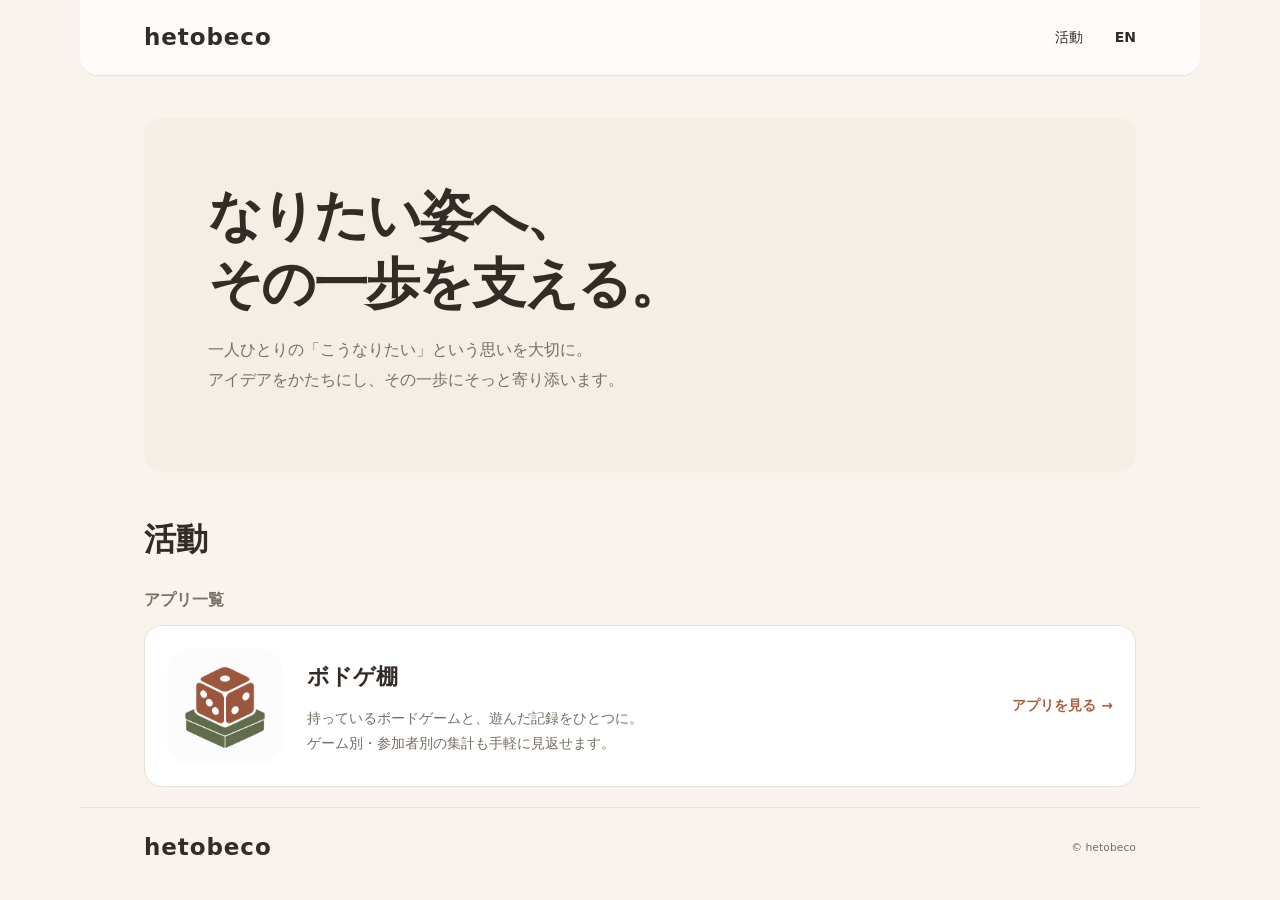
<file: index.html>
<!doctype html>
<html lang="ja">
<head>
<meta charset="utf-8"><meta name="viewport" content="width=device-width, initial-scale=1">
<title>hetobeco — なりたい姿への一歩を支える</title>
<meta name="description" content="hetobecoは、なりたい姿へ進む人を少しでも支えられるよう、アイデアや道具をかたちにします。">
<link rel="stylesheet" href="./style.css"><link rel="alternate" hreflang="en" href="./en/index.html"><link rel="canonical" href="https://apps.hetobeco.com/">
</head>
<body class="site-page site-home">
<a class="skip" href="#main">本文へ</a>
<header class="site-header"><a class="site-brand" href="./index.html">hetobeco</a><nav><a href="#activities">活動</a><a class="language-link" href="./en/index.html" lang="en" hreflang="en">EN</a></nav></header>
<main id="main">
<section class="hero"><div><h1>なりたい姿へ、<br>その一歩を支える。</h1><p class="hero-copy">一人ひとりの「こうなりたい」という思いを大切に。<br>アイデアをかたちにし、その一歩にそっと寄り添います。</p></div></section>
<section class="apps-section" id="activities"><div class="section-heading"><h2>活動</h2></div><div class="activity-group"><h3 class="activity-group-title">アプリ一覧</h3>
<a class="app-card" href="./apps/bodoge-shelf/ja/index.html"><img src="./assets/apps/bodoge-shelf/icon.png" alt="ボドゲ棚のアプリアイコン"><div class="app-card-copy"><h4>ボドゲ棚</h4><p>持っているボードゲームと、遊んだ記録をひとつに。<br class="desktop-only">ゲーム別・参加者別の集計も手軽に見返せます。</p></div><span class="text-link">アプリを見る <span aria-hidden="true">→</span></span></a>
</div></section>
</main>
<footer class="site-footer site-footer-simple"><a class="site-brand" href="./index.html">hetobeco</a><small>© hetobeco</small></footer>
</body></html>
</file>
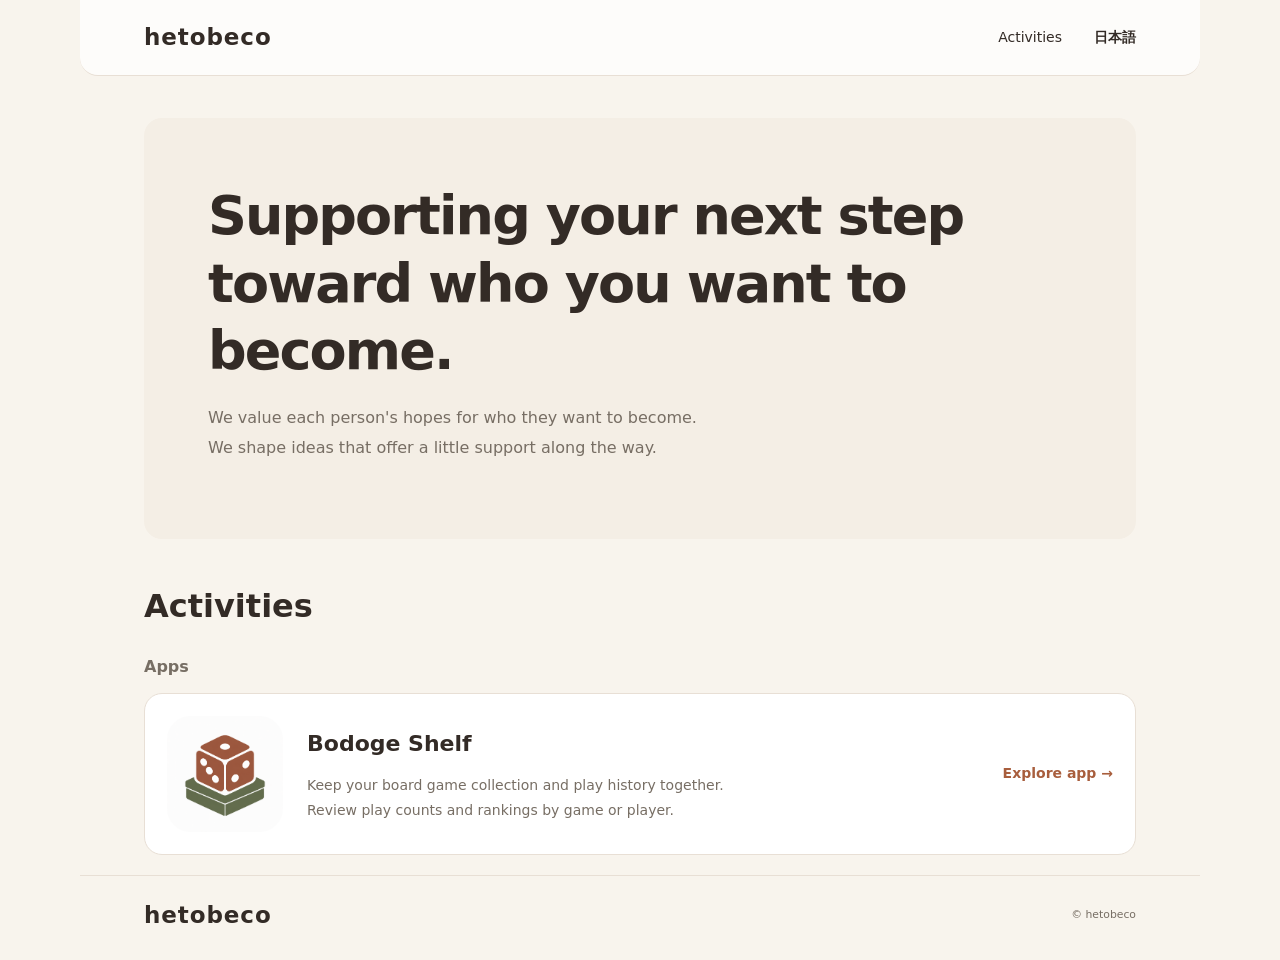
<file: en/index.html>
<!doctype html>
<html lang="en">
<head>
<meta charset="utf-8"><meta name="viewport" content="width=device-width, initial-scale=1">
<title>hetobeco — helping people become who they want to be</title>
<meta name="description" content="hetobeco makes ideas and tools that offer a little support as people move toward who they want to become.">
<link rel="stylesheet" href="../style.css"><link rel="alternate" hreflang="ja" href="../index.html"><link rel="canonical" href="https://apps.hetobeco.com/en/">
</head>
<body class="site-page site-home">
<a class="skip" href="#main">Skip to content</a>
<header class="site-header"><a class="site-brand" href="./index.html">hetobeco</a><nav><a href="#activities">Activities</a><a class="language-link" href="../index.html" lang="ja" hreflang="ja">日本語</a></nav></header>
<main id="main">
<section class="hero"><div><h1>Supporting your next step<br>toward who you want to become.</h1><p class="hero-copy">We value each person's hopes for who they want to become.<br>We shape ideas that offer a little support along the way.</p></div></section>
<section class="apps-section" id="activities"><div class="section-heading"><h2>Activities</h2></div><div class="activity-group"><h3 class="activity-group-title">Apps</h3>
<a class="app-card" href="../apps/bodoge-shelf/en/index.html"><img src="../assets/apps/bodoge-shelf/icon.png" alt="Bodoge Shelf app icon"><div class="app-card-copy"><h4>Bodoge Shelf</h4><p>Keep your board game collection and play history together.<br class="desktop-only">Review play counts and rankings by game or player.</p></div><span class="text-link">Explore app <span aria-hidden="true">→</span></span></a>
</div></section>
</main>
<footer class="site-footer site-footer-simple"><a class="site-brand" href="./index.html">hetobeco</a><small>© hetobeco</small></footer>
</body></html>
</file>
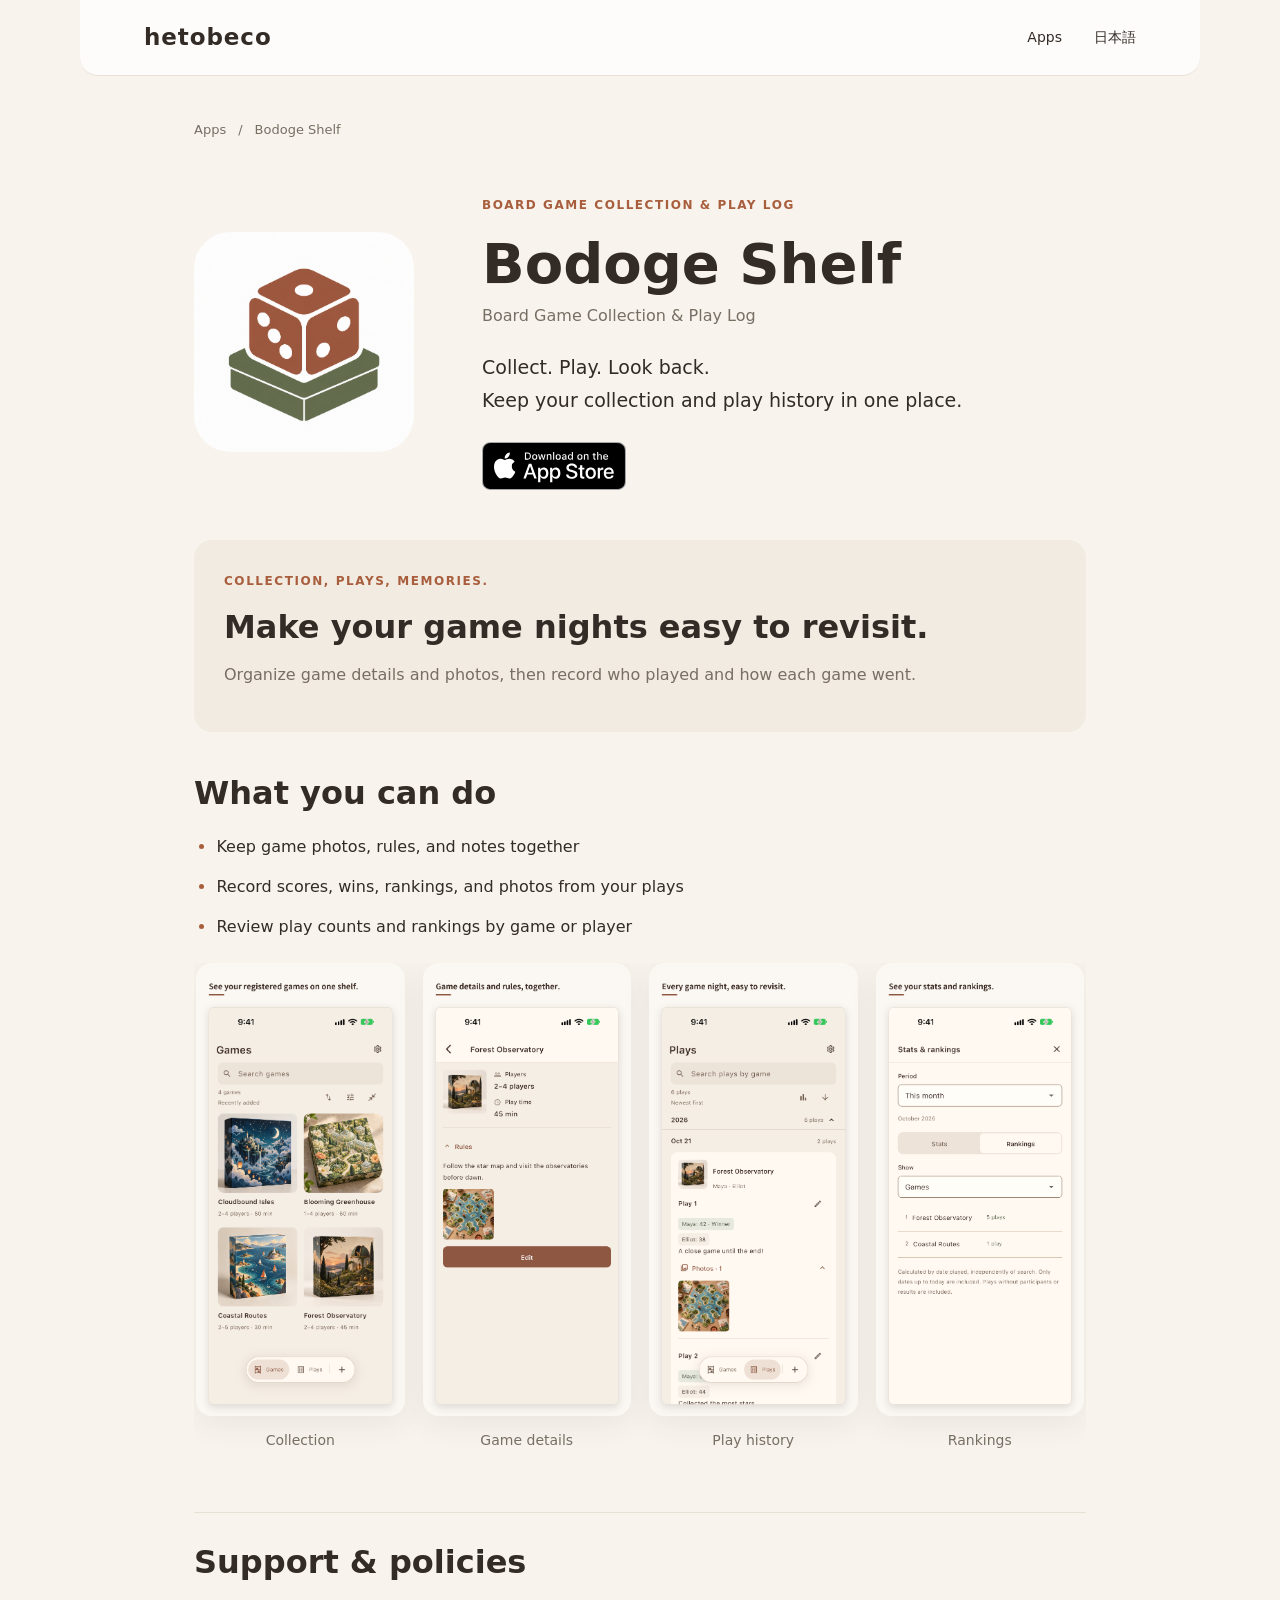
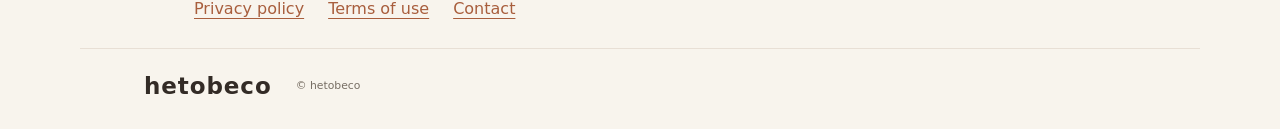
<file: apps/bodoge-shelf/en/index.html>
<!doctype html>
<html lang="en">
<head><meta charset="utf-8"><meta name="viewport" content="width=device-width, initial-scale=1"><title>Bodoge Shelf — Board Game Collection &amp; Play Log</title><meta name="description" content="Keep your board game collection and play history together with Bodoge Shelf."><link rel="stylesheet" href="../../../style.css"><link rel="alternate" hreflang="ja" href="../ja/index.html"><link rel="canonical" href="https://apps.hetobeco.com/apps/bodoge-shelf/en/"></head>
<body class="site-page"><a class="skip" href="#main">Skip to content</a><header class="site-header"><a class="site-brand" href="../../../en/index.html">hetobeco</a><nav><a href="../../../en/index.html">Apps</a><a href="../ja/index.html" lang="ja" hreflang="ja">日本語</a></nav></header>
<main id="main" class="app-detail"><p class="breadcrumb"><a href="../../../en/index.html">Apps</a><span>/</span>Bodoge Shelf</p><section class="app-hero"><img class="app-icon" src="../../../assets/apps/bodoge-shelf/icon.png" alt="Bodoge Shelf app icon"><div><p class="eyebrow">BOARD GAME COLLECTION &amp; PLAY LOG</p><h1>Bodoge Shelf</h1><p class="subtitle">Board Game Collection &amp; Play Log</p><p class="app-summary">Collect. Play. Look back.<br>Keep your collection and play history in one place.</p><div class="store-cta"><a href="https://apps.apple.com/jp/app/%E3%83%9C%E3%83%89%E3%82%B2%E6%A3%9A-%E3%83%9C%E3%83%BC%E3%83%89%E3%82%B2%E3%83%BC%E3%83%A0%E7%AE%A1%E7%90%86-%E8%A8%98%E9%8C%B2/id6825578258"><img class="store-badge" src="../../../assets/app-store-badges/app-store-download-en-black.svg" alt="Download on the App Store"></a></div></div></section>
<section class="feature-intro"><p class="eyebrow">COLLECTION, PLAYS, MEMORIES.</p><h2>Make your game nights easy to revisit.</h2><p>Organize game details and photos, then record who played and how each game went.</p></section>
<section class="feature-list"><h2>What you can do</h2><ul><li>Keep game photos, rules, and notes together</li><li>Record scores, wins, rankings, and photos from your plays</li><li>Review play counts and rankings by game or player</li></ul><div class="screenshot-grid"><figure><img src="../../../assets/apps/bodoge-shelf/screenshots/en/01-shelf.png" alt="Bodoge Shelf game collection"><figcaption>Collection</figcaption></figure><figure><img src="../../../assets/apps/bodoge-shelf/screenshots/en/02-detail.png" alt="Game details"><figcaption>Game details</figcaption></figure><figure><img src="../../../assets/apps/bodoge-shelf/screenshots/en/04-play-history.png" alt="Play history list"><figcaption>Play history</figcaption></figure><figure><img src="../../../assets/apps/bodoge-shelf/screenshots/en/03-rankings.png" alt="Player rankings"><figcaption>Rankings</figcaption></figure></div></section>
<section class="app-links"><h2>Support &amp; policies</h2><nav><a href="/boardgameshelf/en/privacy/">Privacy policy</a><a href="/boardgameshelf/en/terms/">Terms of use</a><a href="/boardgameshelf/en/support/">Contact</a></nav></section></main>
<footer class="site-footer"><a class="site-brand" href="../../../en/index.html">hetobeco</a><small>© hetobeco</small></footer></body></html>
</file>
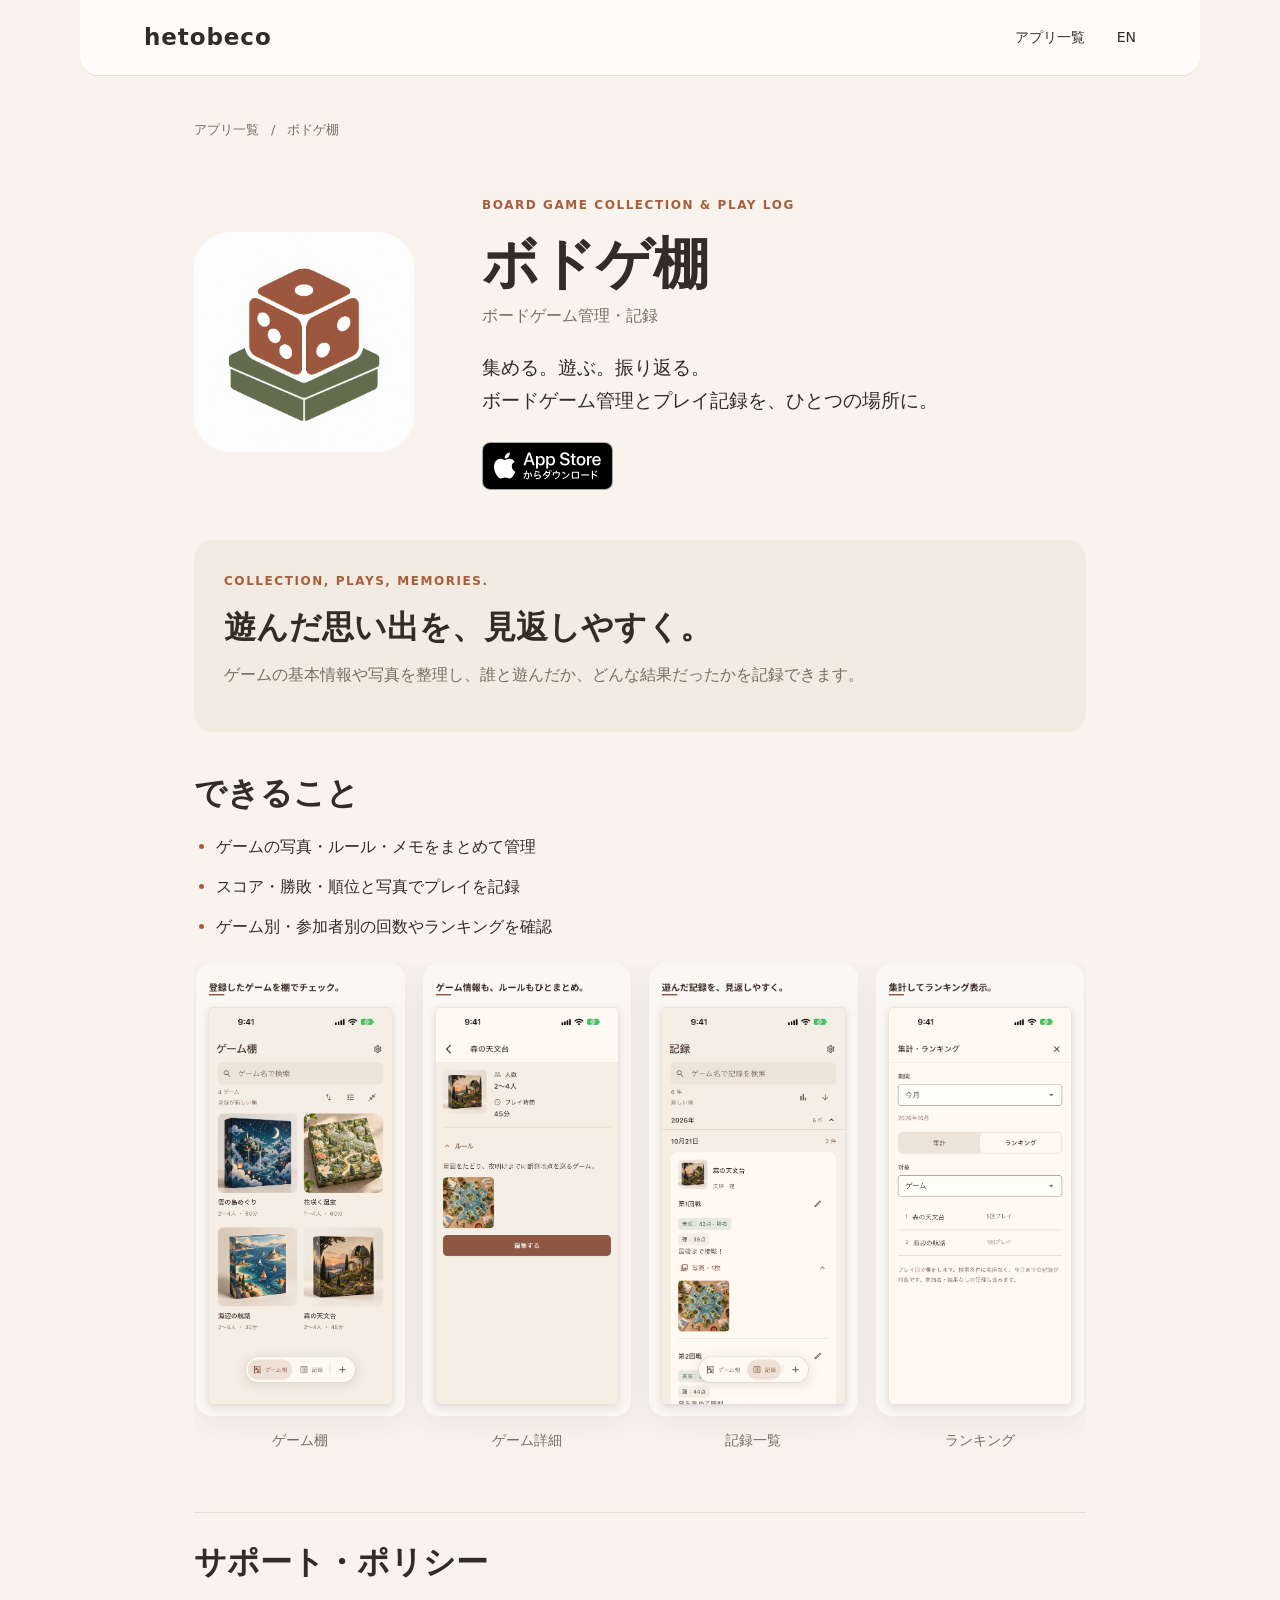
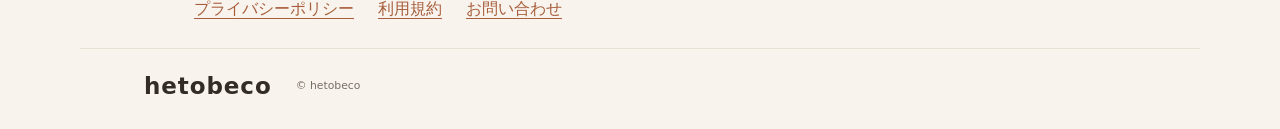
<file: apps/bodoge-shelf/ja/index.html>
<!doctype html>
<html lang="ja">
<head><meta charset="utf-8"><meta name="viewport" content="width=device-width, initial-scale=1"><title>ボドゲ棚 — ボードゲーム管理・記録</title><meta name="description" content="持っているボードゲームと遊んだ記録をまとめて管理。ボドゲ棚の機能とサポート情報をご紹介します。"><link rel="stylesheet" href="../../../style.css"><link rel="alternate" hreflang="en" href="../en/index.html"><link rel="canonical" href="https://apps.hetobeco.com/apps/bodoge-shelf/ja/"></head>
<body class="site-page"><a class="skip" href="#main">本文へ</a><header class="site-header"><a class="site-brand" href="../../../index.html">hetobeco</a><nav><a href="../../../index.html">アプリ一覧</a><a href="../en/index.html" lang="en" hreflang="en">EN</a></nav></header>
<main id="main" class="app-detail"><p class="breadcrumb"><a href="../../../index.html">アプリ一覧</a><span>/</span>ボドゲ棚</p><section class="app-hero"><img class="app-icon" src="../../../assets/apps/bodoge-shelf/icon.png" alt="ボドゲ棚のアプリアイコン"><div><p class="eyebrow">BOARD GAME COLLECTION &amp; PLAY LOG</p><h1>ボドゲ棚</h1><p class="subtitle">ボードゲーム管理・記録</p><p class="app-summary">集める。遊ぶ。振り返る。<br>ボードゲーム管理とプレイ記録を、ひとつの場所に。</p><div class="store-cta"><a href="https://apps.apple.com/jp/app/%E3%83%9C%E3%83%89%E3%82%B2%E6%A3%9A-%E3%83%9C%E3%83%BC%E3%83%89%E3%82%B2%E3%83%BC%E3%83%A0%E7%AE%A1%E7%90%86-%E8%A8%98%E9%8C%B2/id6825578258"><img class="store-badge" src="../../../assets/app-store-badges/app-store-download-ja-black.svg" alt="App Storeでダウンロード"></a></div></div></section>
<section class="feature-intro"><p class="eyebrow">COLLECTION, PLAYS, MEMORIES.</p><h2>遊んだ思い出を、見返しやすく。</h2><p>ゲームの基本情報や写真を整理し、誰と遊んだか、どんな結果だったかを記録できます。</p></section>
<section class="feature-list"><h2>できること</h2><ul><li>ゲームの写真・ルール・メモをまとめて管理</li><li>スコア・勝敗・順位と写真でプレイを記録</li><li>ゲーム別・参加者別の回数やランキングを確認</li></ul><div class="screenshot-grid"><figure><img src="../../../assets/apps/bodoge-shelf/screenshots/ja/01-shelf.png" alt="ボドゲ棚のゲーム一覧画面"><figcaption>ゲーム棚</figcaption></figure><figure><img src="../../../assets/apps/bodoge-shelf/screenshots/ja/02-detail.png" alt="ゲーム詳細画面"><figcaption>ゲーム詳細</figcaption></figure><figure><img src="../../../assets/apps/bodoge-shelf/screenshots/ja/04-play-history.png" alt="プレイ記録一覧画面"><figcaption>記録一覧</figcaption></figure><figure><img src="../../../assets/apps/bodoge-shelf/screenshots/ja/03-rankings.png" alt="ランキング画面"><figcaption>ランキング</figcaption></figure></div></section>
<section class="app-links"><h2>サポート・ポリシー</h2><nav><a href="/boardgameshelf/ja/privacy/">プライバシーポリシー</a><a href="/boardgameshelf/ja/terms/">利用規約</a><a href="/boardgameshelf/ja/support/">お問い合わせ</a></nav></section></main>
<footer class="site-footer"><a class="site-brand" href="../../../index.html">hetobeco</a><small>© hetobeco</small></footer></body></html>
</file>
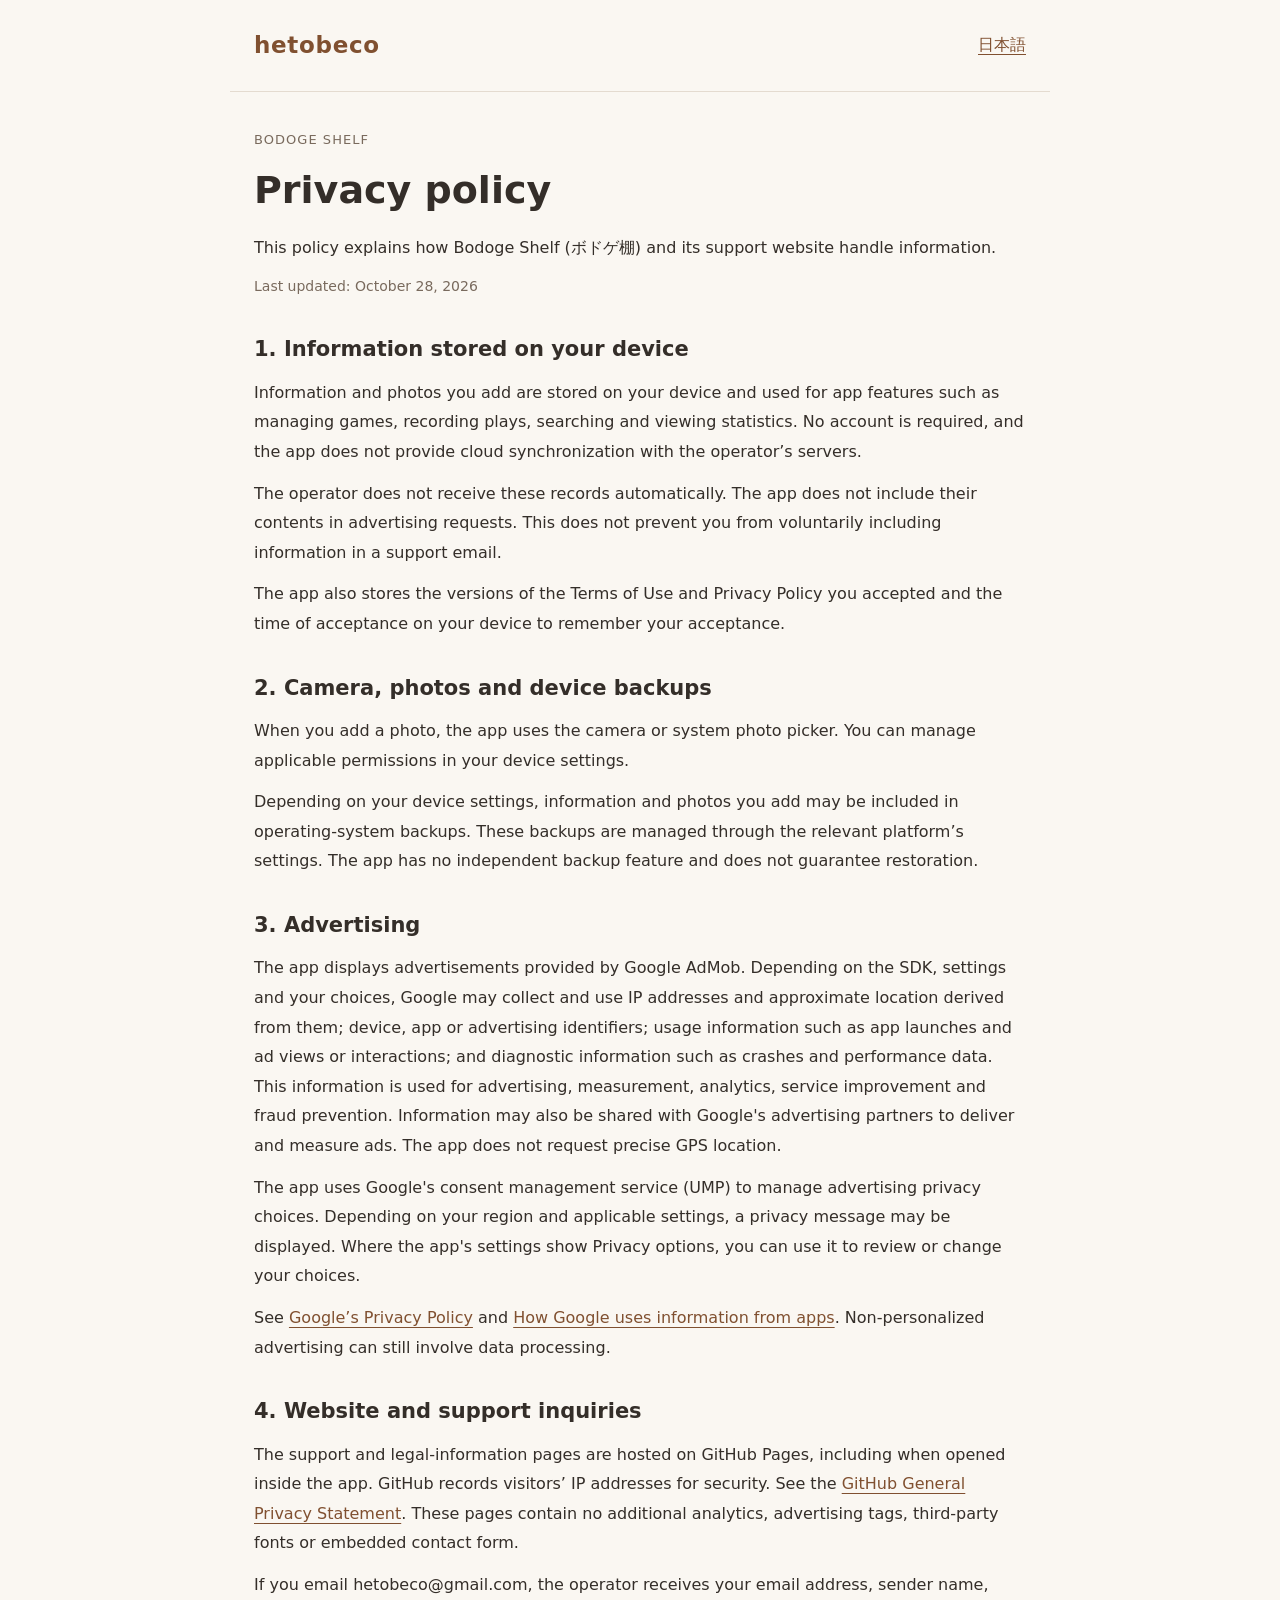
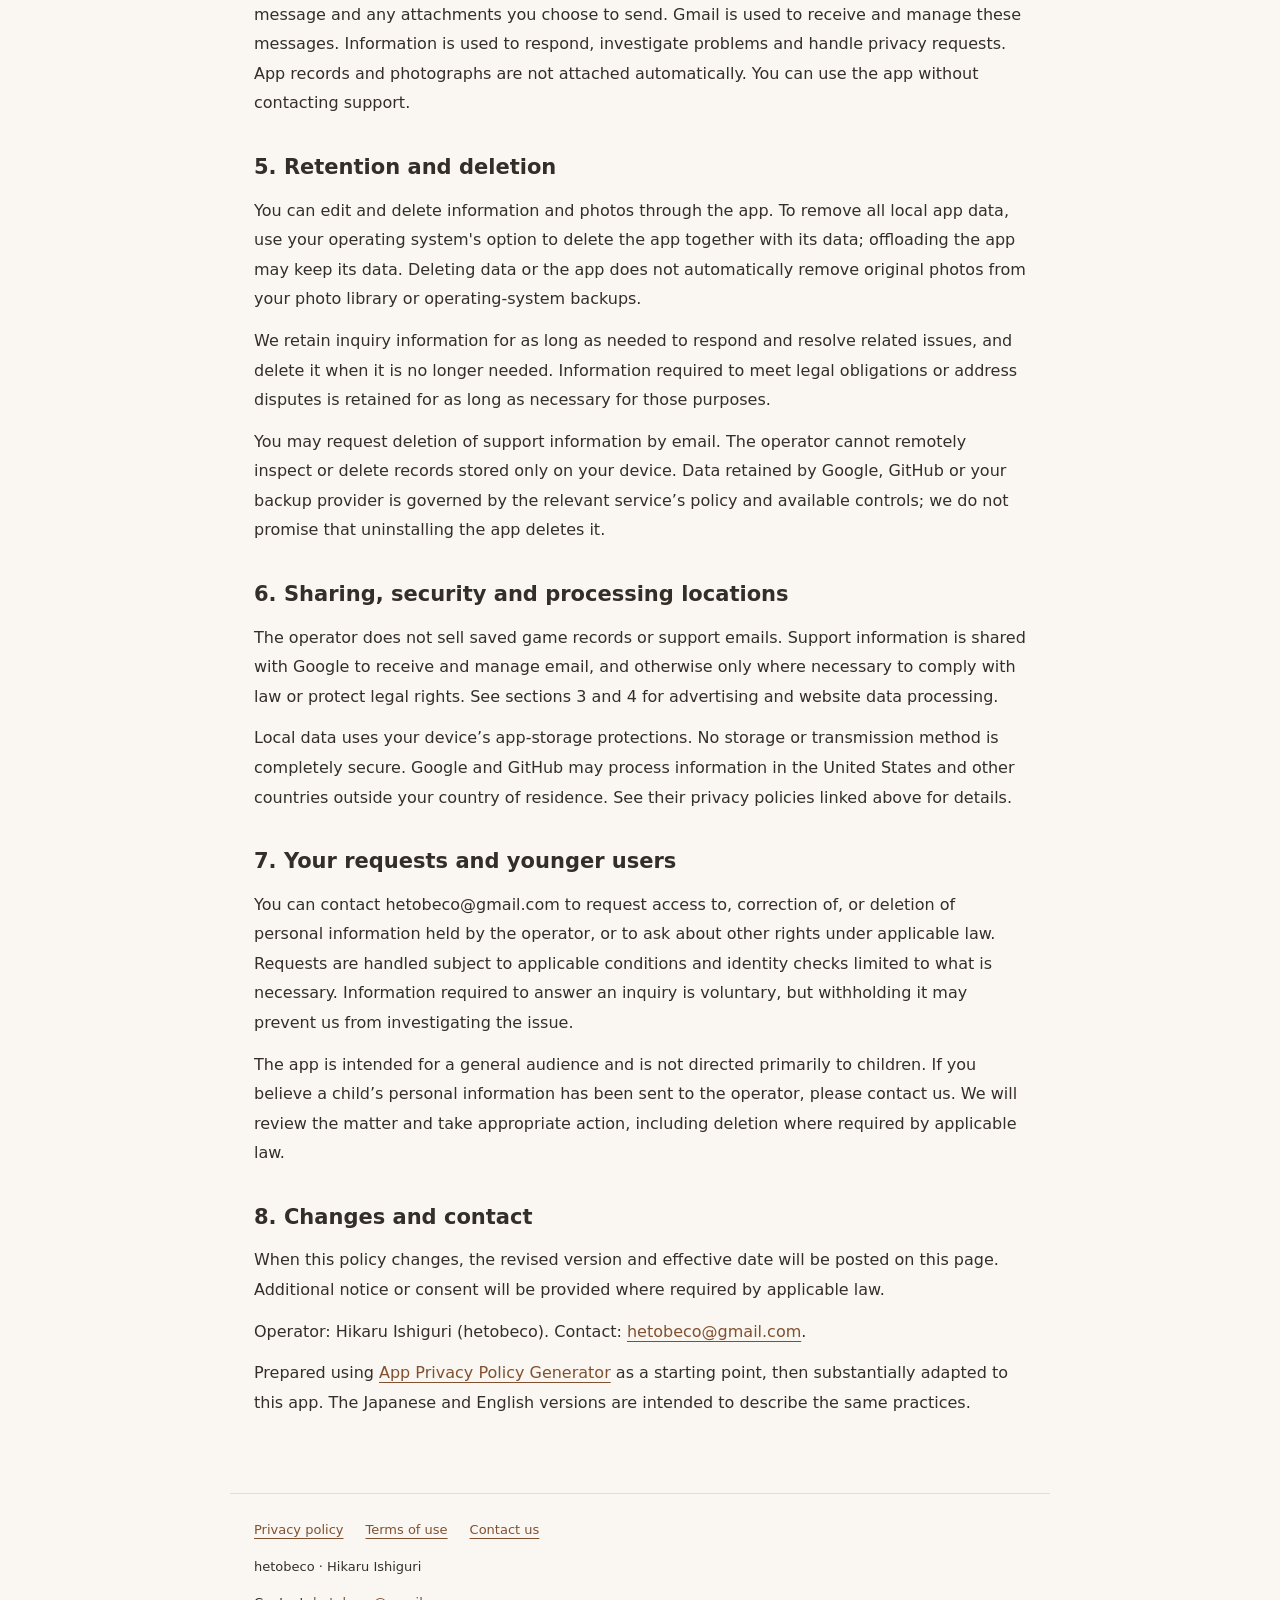
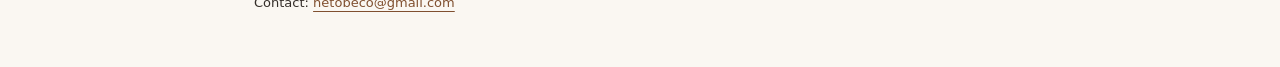
<file: boardgameshelf/en/privacy/index.html>
<!doctype html><html lang="en"><head><meta charset="utf-8"><meta name="viewport" content="width=device-width, initial-scale=1"><title>Privacy policy | Bodoge Shelf</title><link rel="stylesheet" href="../../../style.css"></head><body><a class="skip" href="#main">Skip to content</a><header><a class="brand" href="../../../">hetobeco</a><a href="../../ja/privacy/" lang="ja" hreflang="ja">日本語</a></header><main id="main"><p class="eyebrow">BODOGE SHELF</p><h1>Privacy policy</h1><p>This policy explains how Bodoge Shelf (ボドゲ棚) and its support website handle information.</p><p class="meta">Last updated: October 28, 2026</p><section><h2>1. Information stored on your device</h2><p>Information and photos you add are stored on your device and used for app features such as managing games, recording plays, searching and viewing statistics. No account is required, and the app does not provide cloud synchronization with the operator’s servers.</p><p>The operator does not receive these records automatically. The app does not include their contents in advertising requests. This does not prevent you from voluntarily including information in a support email.</p><p>The app also stores the versions of the Terms of Use and Privacy Policy you accepted and the time of acceptance on your device to remember your acceptance.</p></section><section><h2>2. Camera, photos and device backups</h2><p>When you add a photo, the app uses the camera or system photo picker. You can manage applicable permissions in your device settings.</p><p>Depending on your device settings, information and photos you add may be included in operating-system backups. These backups are managed through the relevant platform’s settings. The app has no independent backup feature and does not guarantee restoration.</p></section><section><h2>3. Advertising</h2><p>The app displays advertisements provided by Google AdMob. Depending on the SDK, settings and your choices, Google may collect and use IP addresses and approximate location derived from them; device, app or advertising identifiers; usage information such as app launches and ad views or interactions; and diagnostic information such as crashes and performance data. This information is used for advertising, measurement, analytics, service improvement and fraud prevention. Information may also be shared with Google's advertising partners to deliver and measure ads. The app does not request precise GPS location.</p><p>The app uses Google's consent management service (UMP) to manage advertising privacy choices. Depending on your region and applicable settings, a privacy message may be displayed. Where the app's settings show Privacy options, you can use it to review or change your choices.</p><p>See <a href="https://policies.google.com/privacy">Google’s Privacy Policy</a> and <a href="https://policies.google.com/technologies/partner-sites">How Google uses information from apps</a>. Non-personalized advertising can still involve data processing.</p></section><section><h2>4. Website and support inquiries</h2><p>The support and legal-information pages are hosted on GitHub Pages, including when opened inside the app. GitHub records visitors’ IP addresses for security. See the <a href="https://docs.github.com/en/site-policy/privacy-policies/github-general-privacy-statement">GitHub General Privacy Statement</a>. These pages contain no additional analytics, advertising tags, third-party fonts or embedded contact form.</p><p>If you email hetobeco@gmail.com, the operator receives your email address, sender name, message and any attachments you choose to send. Gmail is used to receive and manage these messages. Information is used to respond, investigate problems and handle privacy requests. App records and photographs are not attached automatically. You can use the app without contacting support.</p></section><section><h2>5. Retention and deletion</h2><p>You can edit and delete information and photos through the app. To remove all local app data, use your operating system's option to delete the app together with its data; offloading the app may keep its data. Deleting data or the app does not automatically remove original photos from your photo library or operating-system backups.</p><p>We retain inquiry information for as long as needed to respond and resolve related issues, and delete it when it is no longer needed. Information required to meet legal obligations or address disputes is retained for as long as necessary for those purposes.</p><p>You may request deletion of support information by email. The operator cannot remotely inspect or delete records stored only on your device. Data retained by Google, GitHub or your backup provider is governed by the relevant service’s policy and available controls; we do not promise that uninstalling the app deletes it.</p></section><section><h2>6. Sharing, security and processing locations</h2><p>The operator does not sell saved game records or support emails. Support information is shared with Google to receive and manage email, and otherwise only where necessary to comply with law or protect legal rights. See sections 3 and 4 for advertising and website data processing.</p><p>Local data uses your device’s app-storage protections. No storage or transmission method is completely secure. Google and GitHub may process information in the United States and other countries outside your country of residence. See their privacy policies linked above for details.</p></section><section><h2>7. Your requests and younger users</h2><p>You can contact hetobeco@gmail.com to request access to, correction of, or deletion of personal information held by the operator, or to ask about other rights under applicable law. Requests are handled subject to applicable conditions and identity checks limited to what is necessary. Information required to answer an inquiry is voluntary, but withholding it may prevent us from investigating the issue.</p><p>The app is intended for a general audience and is not directed primarily to children. If you believe a child’s personal information has been sent to the operator, please contact us. We will review the matter and take appropriate action, including deletion where required by applicable law.</p></section><section><h2>8. Changes and contact</h2><p>When this policy changes, the revised version and effective date will be posted on this page. Additional notice or consent will be provided where required by applicable law. </p><p>Operator: Hikaru Ishiguri (hetobeco). Contact: <a href="mailto:hetobeco@gmail.com">hetobeco@gmail.com</a>.</p><p>Prepared using <a href="https://app-privacy-policy-generator.firebaseapp.com/">App Privacy Policy Generator</a> as a starting point, then substantially adapted to this app. The Japanese and English versions are intended to describe the same practices.</p></section></main><footer><nav><a href="../privacy/" aria-current="page">Privacy policy</a><a href="../terms/">Terms of use</a><a href="../support/">Contact us</a></nav><p>hetobeco · Hikaru Ishiguri</p><p>Contact: <a href="mailto:hetobeco@gmail.com">hetobeco@gmail.com</a></p></footer></body></html>
</file>
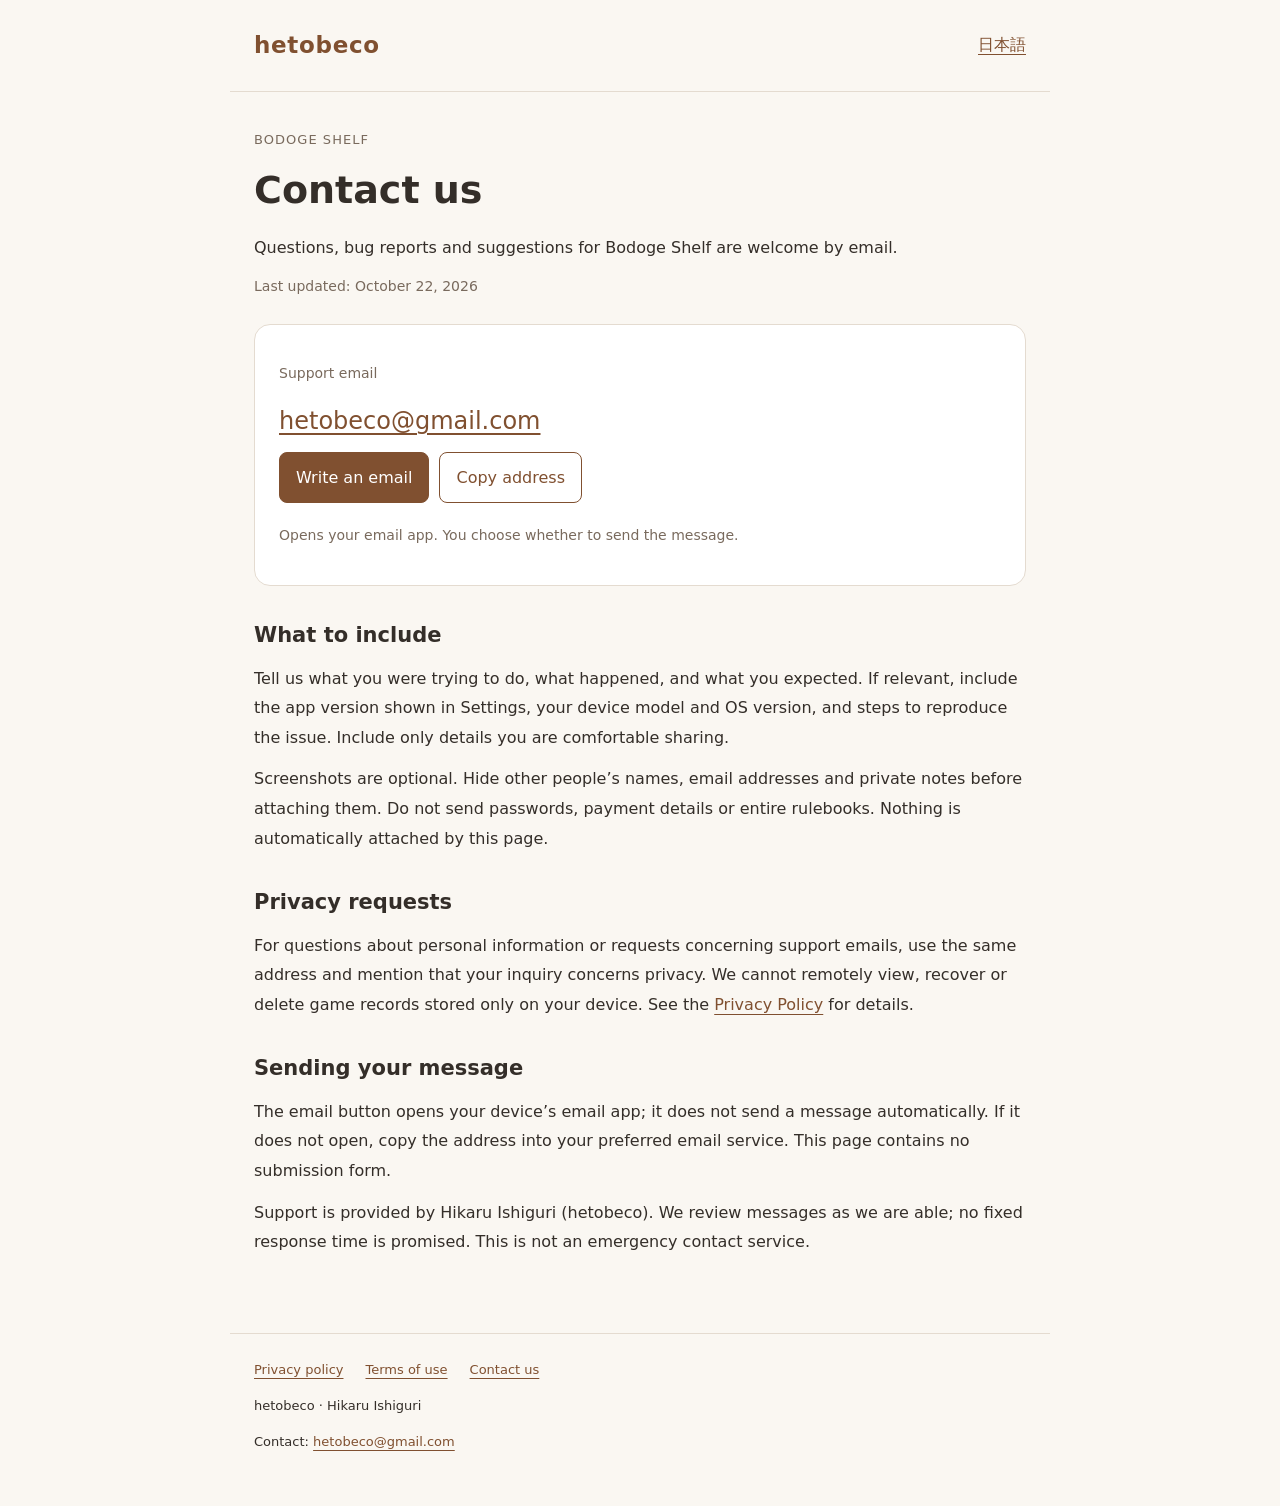
<file: boardgameshelf/en/support/index.html>
<!doctype html><html lang="en"><head><meta charset="utf-8"><meta name="viewport" content="width=device-width, initial-scale=1"><title>Contact us | Bodoge Shelf</title><link rel="stylesheet" href="../../../style.css"></head><body><a class="skip" href="#main">Skip to content</a><header><a class="brand" href="../../../">hetobeco</a><a href="../../ja/support/" lang="ja" hreflang="ja">日本語</a></header><main id="main"><p class="eyebrow">BODOGE SHELF</p><h1>Contact us</h1><p>Questions, bug reports and suggestions for Bodoge Shelf are welcome by email.</p><p class="meta">Last updated: October 22, 2026</p><div class="contact"><p class="meta">Support email</p><a class="email" href="mailto:hetobeco@gmail.com">hetobeco@gmail.com</a><div><a class="primary" href="mailto:hetobeco@gmail.com?subject=Bodoge%20Shelf%20Support">Write an email</a><button id="copy" type="button">Copy address</button></div><p id="status" role="status" aria-live="polite"></p><p class="meta">Opens your email app. You choose whether to send the message.</p></div><section><h2>What to include</h2><p>Tell us what you were trying to do, what happened, and what you expected. If relevant, include the app version shown in Settings, your device model and OS version, and steps to reproduce the issue. Include only details you are comfortable sharing.</p><p>Screenshots are optional. Hide other people’s names, email addresses and private notes before attaching them. Do not send passwords, payment details or entire rulebooks. Nothing is automatically attached by this page.</p></section><section><h2>Privacy requests</h2><p>For questions about personal information or requests concerning support emails, use the same address and mention that your inquiry concerns privacy. We cannot remotely view, recover or delete game records stored only on your device. See the <a href="../privacy/">Privacy Policy</a> for details.</p></section><section><h2>Sending your message</h2><p>The email button opens your device’s email app; it does not send a message automatically. If it does not open, copy the address into your preferred email service. This page contains no submission form.</p><p>Support is provided by Hikaru Ishiguri (hetobeco). We review messages as we are able; no fixed response time is promised. This is not an emergency contact service.</p></section></main><footer><nav><a href="../privacy/">Privacy policy</a><a href="../terms/">Terms of use</a><a href="../support/" aria-current="page">Contact us</a></nav><p>hetobeco · Hikaru Ishiguri</p><p>Contact: <a href="mailto:hetobeco@gmail.com">hetobeco@gmail.com</a></p></footer><script>document.getElementById('copy').addEventListener('click',async()=>{const s=document.getElementById('status');try{await navigator.clipboard.writeText('hetobeco@gmail.com');s.textContent=document.documentElement.lang==='ja'?'コピーしました。':'Address copied.'}catch(e){s.textContent=document.documentElement.lang==='ja'?'コピーできませんでした。上のアドレスを選択してコピーしてください。':'Could not copy. Select and copy the address above.'}});</script></body></html>
</file>
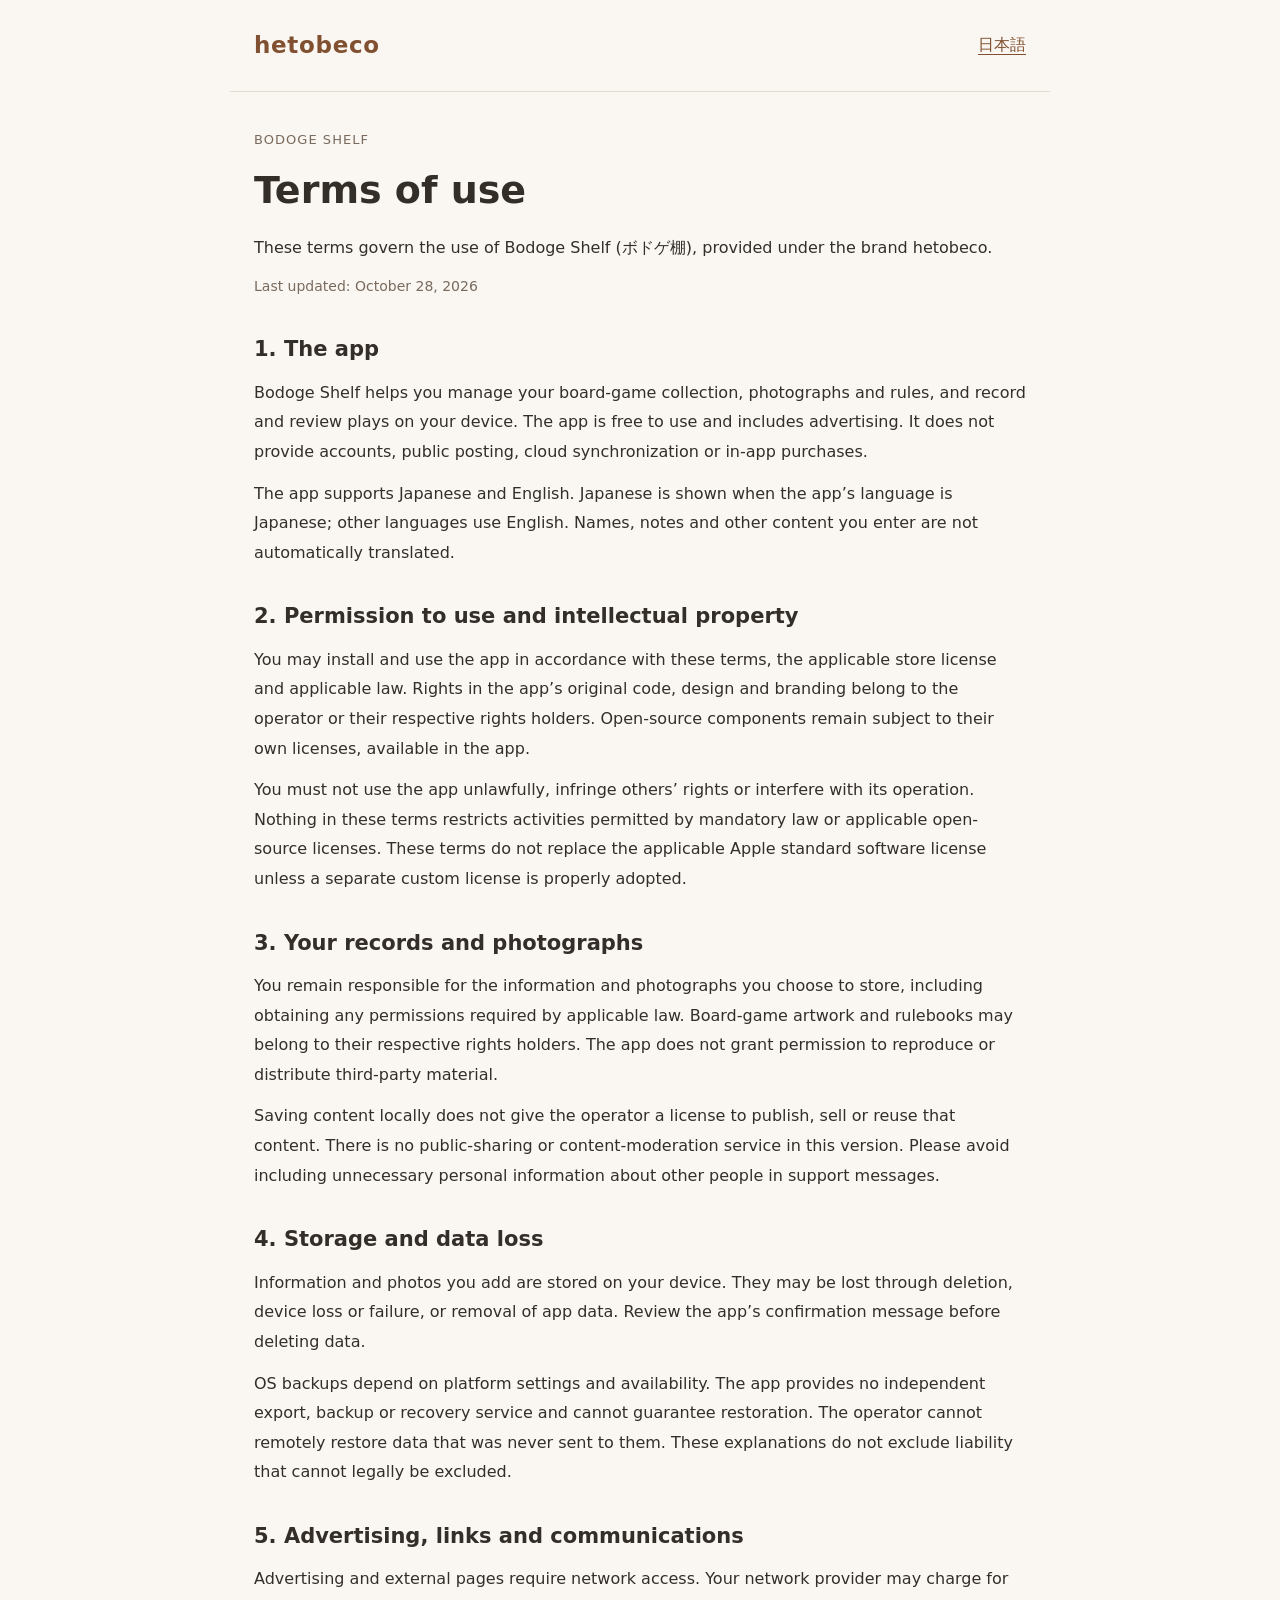
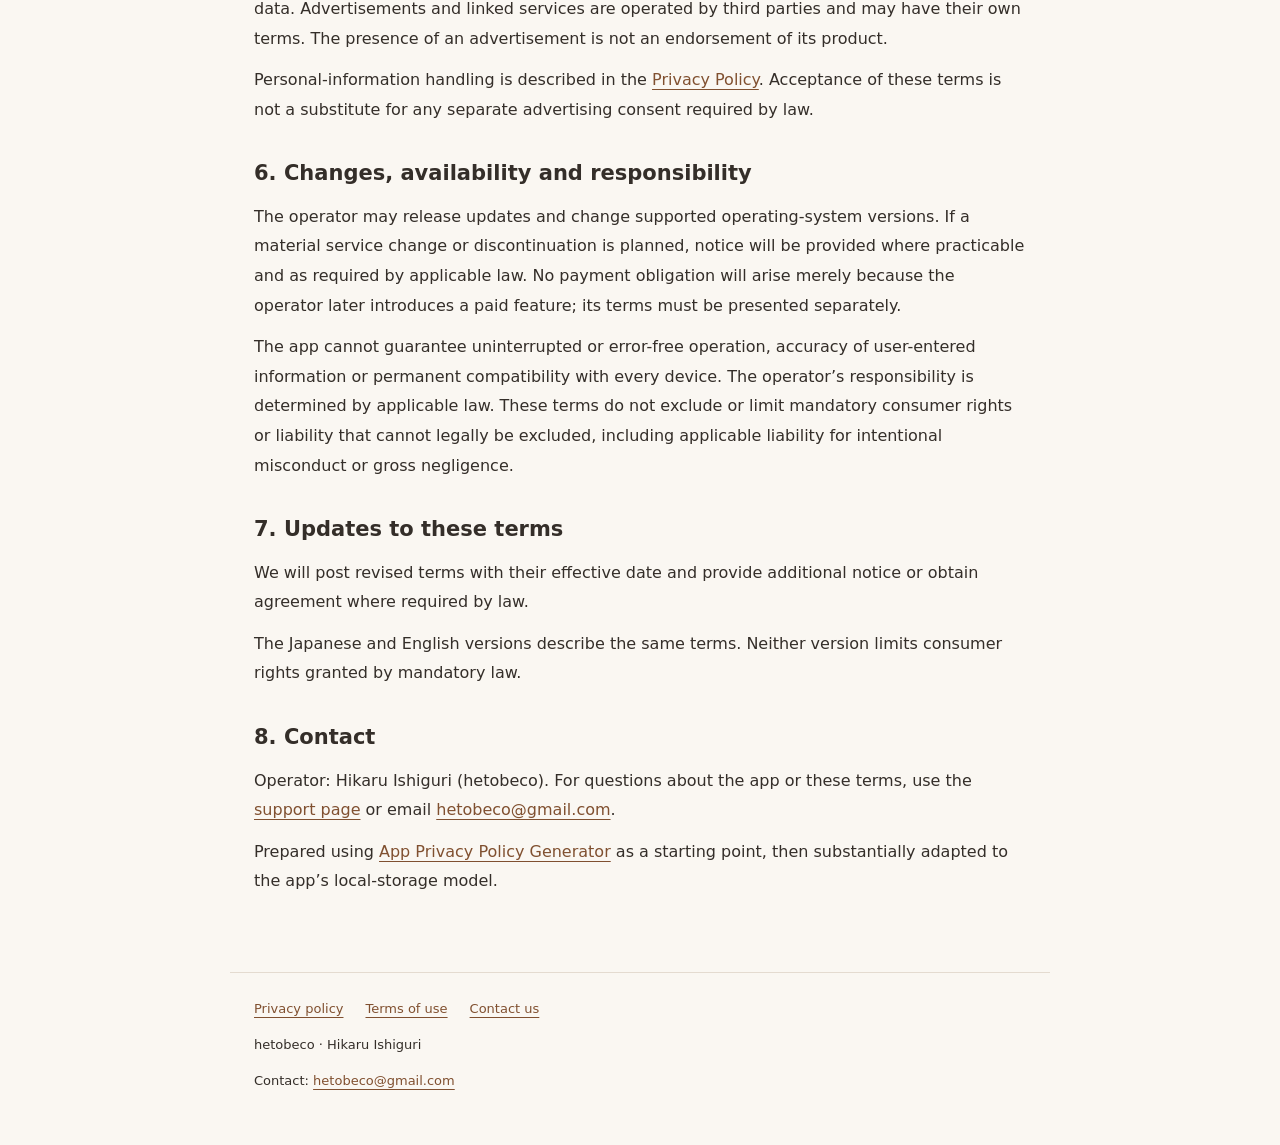
<file: boardgameshelf/en/terms/index.html>
<!doctype html><html lang="en"><head><meta charset="utf-8"><meta name="viewport" content="width=device-width, initial-scale=1"><title>Terms of use | Bodoge Shelf</title><link rel="stylesheet" href="../../../style.css"></head><body><a class="skip" href="#main">Skip to content</a><header><a class="brand" href="../../../">hetobeco</a><a href="../../ja/terms/" lang="ja" hreflang="ja">日本語</a></header><main id="main"><p class="eyebrow">BODOGE SHELF</p><h1>Terms of use</h1><p>These terms govern the use of Bodoge Shelf (ボドゲ棚), provided under the brand hetobeco.</p><p class="meta">Last updated: October 28, 2026</p><section><h2>1. The app</h2><p>Bodoge Shelf helps you manage your board-game collection, photographs and rules, and record and review plays on your device. The app is free to use and includes advertising. It does not provide accounts, public posting, cloud synchronization or in-app purchases.</p><p>The app supports Japanese and English. Japanese is shown when the app’s language is Japanese; other languages use English. Names, notes and other content you enter are not automatically translated.</p></section><section><h2>2. Permission to use and intellectual property</h2><p>You may install and use the app in accordance with these terms, the applicable store license and applicable law. Rights in the app’s original code, design and branding belong to the operator or their respective rights holders. Open-source components remain subject to their own licenses, available in the app.</p><p>You must not use the app unlawfully, infringe others’ rights or interfere with its operation. Nothing in these terms restricts activities permitted by mandatory law or applicable open-source licenses. These terms do not replace the applicable Apple standard software license unless a separate custom license is properly adopted.</p></section><section><h2>3. Your records and photographs</h2><p>You remain responsible for the information and photographs you choose to store, including obtaining any permissions required by applicable law. Board-game artwork and rulebooks may belong to their respective rights holders. The app does not grant permission to reproduce or distribute third-party material.</p><p>Saving content locally does not give the operator a license to publish, sell or reuse that content. There is no public-sharing or content-moderation service in this version. Please avoid including unnecessary personal information about other people in support messages.</p></section><section><h2>4. Storage and data loss</h2><p>Information and photos you add are stored on your device. They may be lost through deletion, device loss or failure, or removal of app data. Review the app’s confirmation message before deleting data.</p><p>OS backups depend on platform settings and availability. The app provides no independent export, backup or recovery service and cannot guarantee restoration. The operator cannot remotely restore data that was never sent to them. These explanations do not exclude liability that cannot legally be excluded.</p></section><section><h2>5. Advertising, links and communications</h2><p>Advertising and external pages require network access. Your network provider may charge for data. Advertisements and linked services are operated by third parties and may have their own terms. The presence of an advertisement is not an endorsement of its product.</p><p>Personal-information handling is described in the <a href="../privacy/">Privacy Policy</a>. Acceptance of these terms is not a substitute for any separate advertising consent required by law.</p></section><section><h2>6. Changes, availability and responsibility</h2><p>The operator may release updates and change supported operating-system versions. If a material service change or discontinuation is planned, notice will be provided where practicable and as required by applicable law. No payment obligation will arise merely because the operator later introduces a paid feature; its terms must be presented separately.</p><p>The app cannot guarantee uninterrupted or error-free operation, accuracy of user-entered information or permanent compatibility with every device. The operator’s responsibility is determined by applicable law. These terms do not exclude or limit mandatory consumer rights or liability that cannot legally be excluded, including applicable liability for intentional misconduct or gross negligence.</p></section><section><h2>7. Updates to these terms</h2><p>We will post revised terms with their effective date and provide additional notice or obtain agreement where required by law.</p><p>The Japanese and English versions describe the same terms. Neither version limits consumer rights granted by mandatory law.</p></section><section><h2>8. Contact</h2><p>Operator: Hikaru Ishiguri (hetobeco). For questions about the app or these terms, use the <a href="../support/">support page</a> or email <a href="mailto:hetobeco@gmail.com">hetobeco@gmail.com</a>.</p><p>Prepared using <a href="https://app-privacy-policy-generator.firebaseapp.com/">App Privacy Policy Generator</a> as a starting point, then substantially adapted to the app’s local-storage model.</p></section></main><footer><nav><a href="../privacy/">Privacy policy</a><a href="../terms/" aria-current="page">Terms of use</a><a href="../support/">Contact us</a></nav><p>hetobeco · Hikaru Ishiguri</p><p>Contact: <a href="mailto:hetobeco@gmail.com">hetobeco@gmail.com</a></p></footer></body></html>
</file>
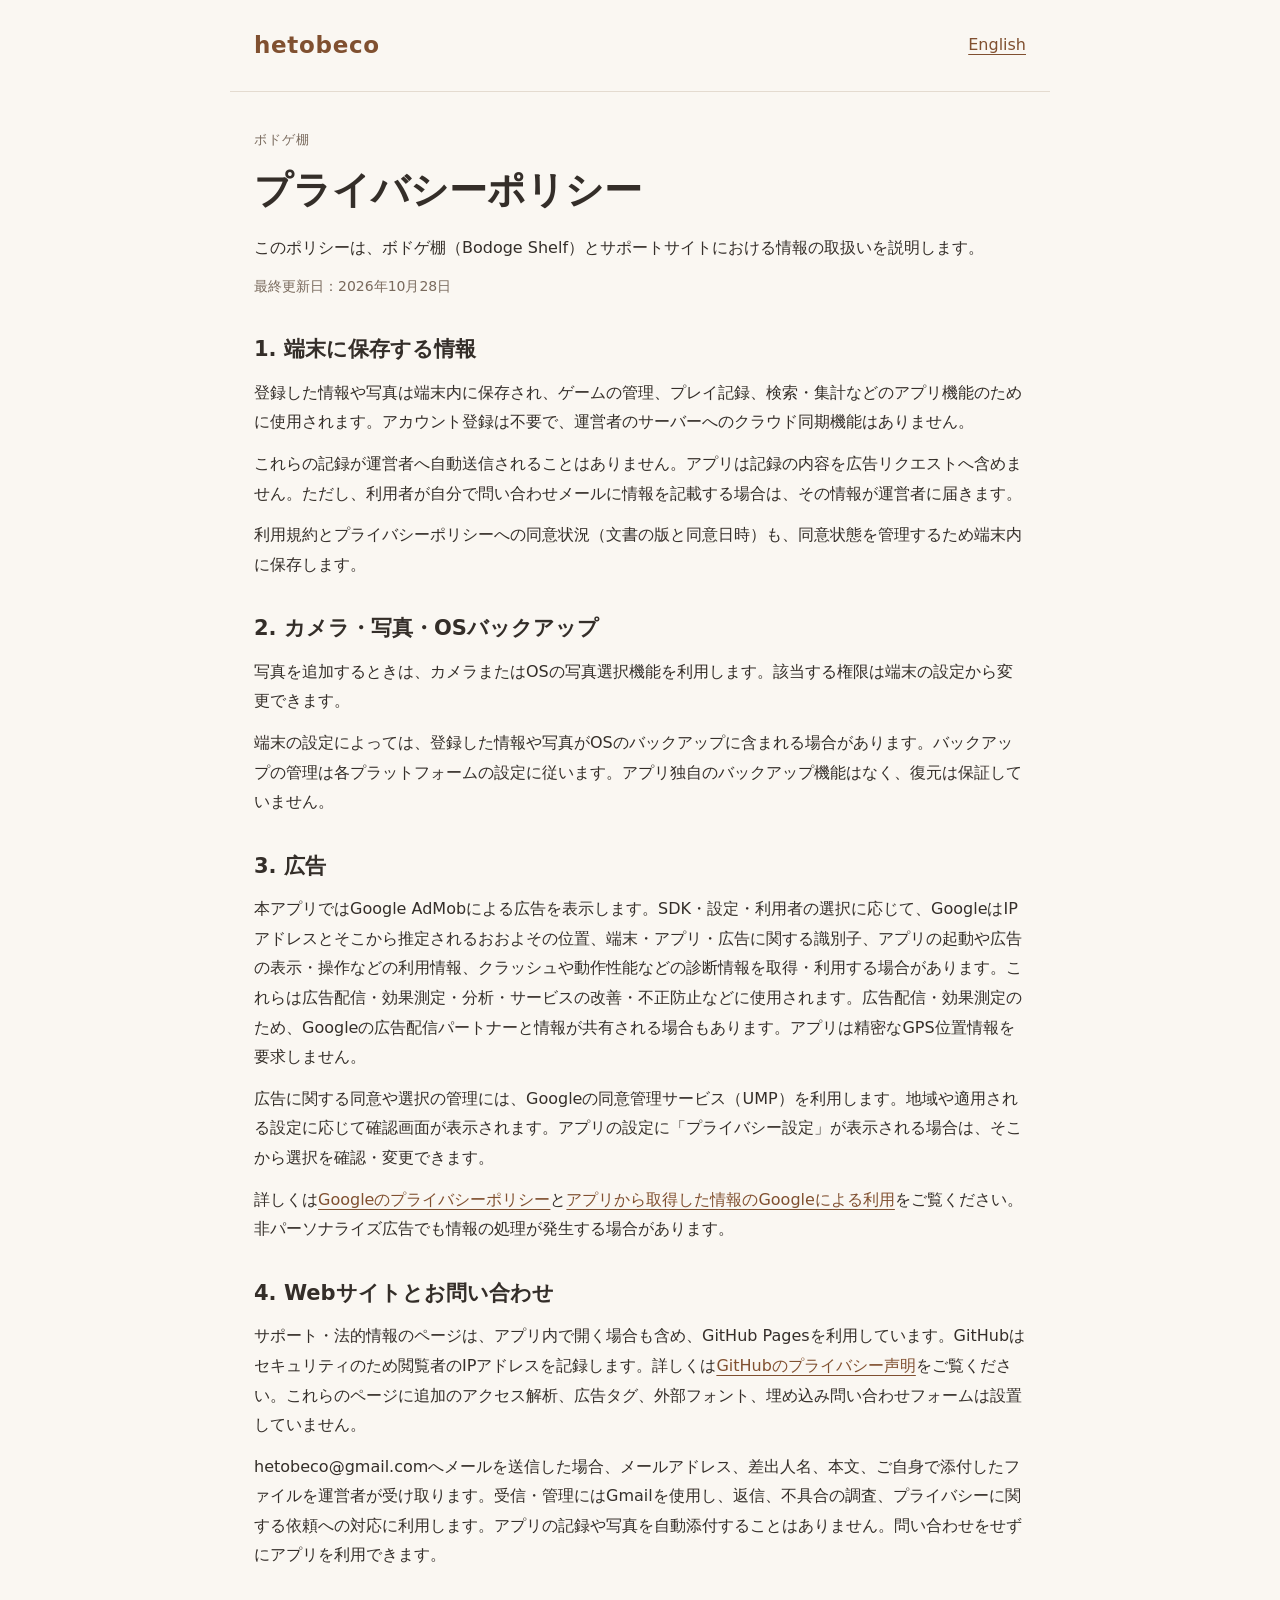
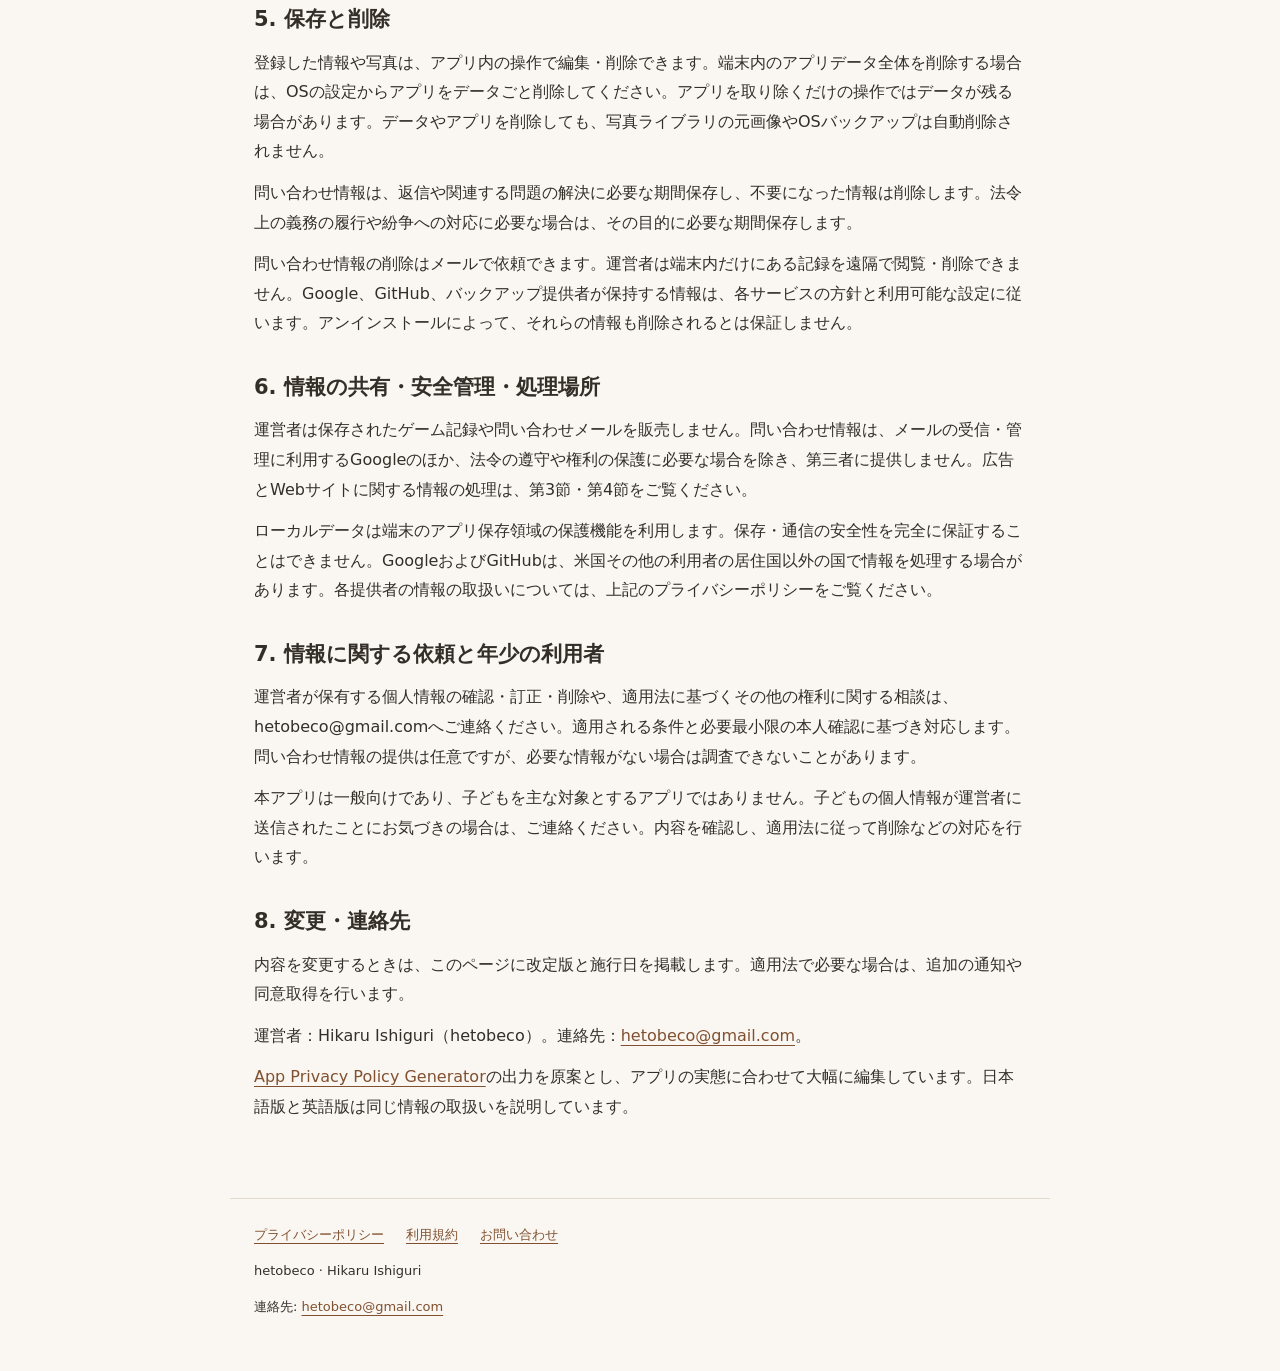
<file: boardgameshelf/ja/privacy/index.html>
<!doctype html><html lang="ja"><head><meta charset="utf-8"><meta name="viewport" content="width=device-width, initial-scale=1"><title>プライバシーポリシー | ボドゲ棚</title><link rel="stylesheet" href="../../../style.css"></head><body><a class="skip" href="#main">本文へ</a><header><a class="brand" href="../../../">hetobeco</a><a href="../../en/privacy/" lang="en" hreflang="en">English</a></header><main id="main"><p class="eyebrow">ボドゲ棚</p><h1>プライバシーポリシー</h1><p>このポリシーは、ボドゲ棚（Bodoge Shelf）とサポートサイトにおける情報の取扱いを説明します。</p><p class="meta">最終更新日：2026年10月28日</p><section><h2>1. 端末に保存する情報</h2><p>登録した情報や写真は端末内に保存され、ゲームの管理、プレイ記録、検索・集計などのアプリ機能のために使用されます。アカウント登録は不要で、運営者のサーバーへのクラウド同期機能はありません。</p><p>これらの記録が運営者へ自動送信されることはありません。アプリは記録の内容を広告リクエストへ含めません。ただし、利用者が自分で問い合わせメールに情報を記載する場合は、その情報が運営者に届きます。</p><p>利用規約とプライバシーポリシーへの同意状況（文書の版と同意日時）も、同意状態を管理するため端末内に保存します。</p></section><section><h2>2. カメラ・写真・OSバックアップ</h2><p>写真を追加するときは、カメラまたはOSの写真選択機能を利用します。該当する権限は端末の設定から変更できます。</p><p>端末の設定によっては、登録した情報や写真がOSのバックアップに含まれる場合があります。バックアップの管理は各プラットフォームの設定に従います。アプリ独自のバックアップ機能はなく、復元は保証していません。</p></section><section><h2>3. 広告</h2><p>本アプリではGoogle AdMobによる広告を表示します。SDK・設定・利用者の選択に応じて、GoogleはIPアドレスとそこから推定されるおおよその位置、端末・アプリ・広告に関する識別子、アプリの起動や広告の表示・操作などの利用情報、クラッシュや動作性能などの診断情報を取得・利用する場合があります。これらは広告配信・効果測定・分析・サービスの改善・不正防止などに使用されます。広告配信・効果測定のため、Googleの広告配信パートナーと情報が共有される場合もあります。アプリは精密なGPS位置情報を要求しません。</p><p>広告に関する同意や選択の管理には、Googleの同意管理サービス（UMP）を利用します。地域や適用される設定に応じて確認画面が表示されます。アプリの設定に「プライバシー設定」が表示される場合は、そこから選択を確認・変更できます。</p><p>詳しくは<a href="https://policies.google.com/privacy">Googleのプライバシーポリシー</a>と<a href="https://policies.google.com/technologies/partner-sites">アプリから取得した情報のGoogleによる利用</a>をご覧ください。非パーソナライズ広告でも情報の処理が発生する場合があります。</p></section><section><h2>4. Webサイトとお問い合わせ</h2><p>サポート・法的情報のページは、アプリ内で開く場合も含め、GitHub Pagesを利用しています。GitHubはセキュリティのため閲覧者のIPアドレスを記録します。詳しくは<a href="https://docs.github.com/en/site-policy/privacy-policies/github-general-privacy-statement">GitHubのプライバシー声明</a>をご覧ください。これらのページに追加のアクセス解析、広告タグ、外部フォント、埋め込み問い合わせフォームは設置していません。</p><p>hetobeco@gmail.comへメールを送信した場合、メールアドレス、差出人名、本文、ご自身で添付したファイルを運営者が受け取ります。受信・管理にはGmailを使用し、返信、不具合の調査、プライバシーに関する依頼への対応に利用します。アプリの記録や写真を自動添付することはありません。問い合わせをせずにアプリを利用できます。</p></section><section><h2>5. 保存と削除</h2><p>登録した情報や写真は、アプリ内の操作で編集・削除できます。端末内のアプリデータ全体を削除する場合は、OSの設定からアプリをデータごと削除してください。アプリを取り除くだけの操作ではデータが残る場合があります。データやアプリを削除しても、写真ライブラリの元画像やOSバックアップは自動削除されません。</p><p>問い合わせ情報は、返信や関連する問題の解決に必要な期間保存し、不要になった情報は削除します。法令上の義務の履行や紛争への対応に必要な場合は、その目的に必要な期間保存します。</p><p>問い合わせ情報の削除はメールで依頼できます。運営者は端末内だけにある記録を遠隔で閲覧・削除できません。Google、GitHub、バックアップ提供者が保持する情報は、各サービスの方針と利用可能な設定に従います。アンインストールによって、それらの情報も削除されるとは保証しません。</p></section><section><h2>6. 情報の共有・安全管理・処理場所</h2><p>運営者は保存されたゲーム記録や問い合わせメールを販売しません。問い合わせ情報は、メールの受信・管理に利用するGoogleのほか、法令の遵守や権利の保護に必要な場合を除き、第三者に提供しません。広告とWebサイトに関する情報の処理は、第3節・第4節をご覧ください。</p><p>ローカルデータは端末のアプリ保存領域の保護機能を利用します。保存・通信の安全性を完全に保証することはできません。GoogleおよびGitHubは、米国その他の利用者の居住国以外の国で情報を処理する場合があります。各提供者の情報の取扱いについては、上記のプライバシーポリシーをご覧ください。</p></section><section><h2>7. 情報に関する依頼と年少の利用者</h2><p>運営者が保有する個人情報の確認・訂正・削除や、適用法に基づくその他の権利に関する相談は、hetobeco@gmail.comへご連絡ください。適用される条件と必要最小限の本人確認に基づき対応します。問い合わせ情報の提供は任意ですが、必要な情報がない場合は調査できないことがあります。</p><p>本アプリは一般向けであり、子どもを主な対象とするアプリではありません。子どもの個人情報が運営者に送信されたことにお気づきの場合は、ご連絡ください。内容を確認し、適用法に従って削除などの対応を行います。</p></section><section><h2>8. 変更・連絡先</h2><p>内容を変更するときは、このページに改定版と施行日を掲載します。適用法で必要な場合は、追加の通知や同意取得を行います。</p><p>運営者：Hikaru Ishiguri（hetobeco）。連絡先：<a href="mailto:hetobeco@gmail.com">hetobeco@gmail.com</a>。</p><p><a href="https://app-privacy-policy-generator.firebaseapp.com/">App Privacy Policy Generator</a>の出力を原案とし、アプリの実態に合わせて大幅に編集しています。日本語版と英語版は同じ情報の取扱いを説明しています。</p></section></main><footer><nav><a href="../privacy/" aria-current="page">プライバシーポリシー</a><a href="../terms/">利用規約</a><a href="../support/">お問い合わせ</a></nav><p>hetobeco · Hikaru Ishiguri</p><p>連絡先: <a href="mailto:hetobeco@gmail.com">hetobeco@gmail.com</a></p></footer></body></html>
</file>
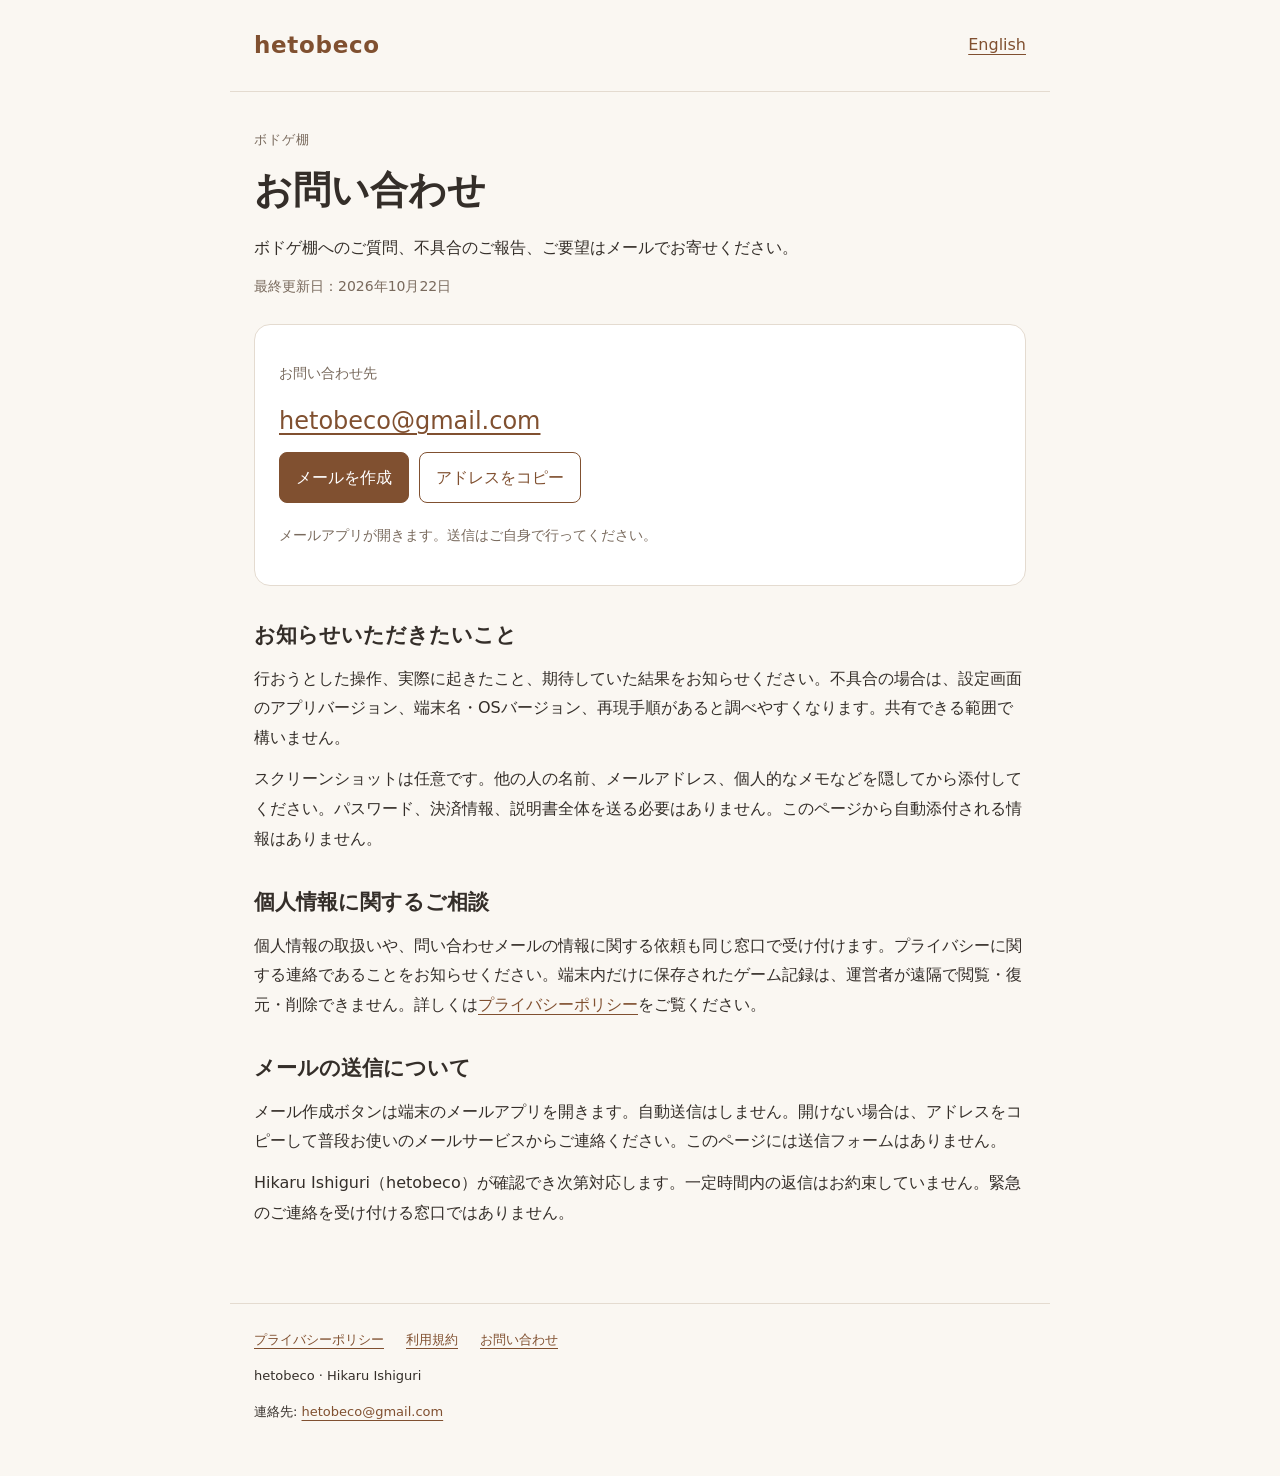
<file: boardgameshelf/ja/support/index.html>
<!doctype html><html lang="ja"><head><meta charset="utf-8"><meta name="viewport" content="width=device-width, initial-scale=1"><title>お問い合わせ | ボドゲ棚</title><link rel="stylesheet" href="../../../style.css"></head><body><a class="skip" href="#main">本文へ</a><header><a class="brand" href="../../../">hetobeco</a><a href="../../en/support/" lang="en" hreflang="en">English</a></header><main id="main"><p class="eyebrow">ボドゲ棚</p><h1>お問い合わせ</h1><p>ボドゲ棚へのご質問、不具合のご報告、ご要望はメールでお寄せください。</p><p class="meta">最終更新日：2026年10月22日</p><div class="contact"><p class="meta">お問い合わせ先</p><a class="email" href="mailto:hetobeco@gmail.com">hetobeco@gmail.com</a><div><a class="primary" href="mailto:hetobeco@gmail.com?subject=Bodoge%20Shelf%20Support">メールを作成</a><button id="copy" type="button">アドレスをコピー</button></div><p id="status" role="status" aria-live="polite"></p><p class="meta">メールアプリが開きます。送信はご自身で行ってください。</p></div><section><h2>お知らせいただきたいこと</h2><p>行おうとした操作、実際に起きたこと、期待していた結果をお知らせください。不具合の場合は、設定画面のアプリバージョン、端末名・OSバージョン、再現手順があると調べやすくなります。共有できる範囲で構いません。</p><p>スクリーンショットは任意です。他の人の名前、メールアドレス、個人的なメモなどを隠してから添付してください。パスワード、決済情報、説明書全体を送る必要はありません。このページから自動添付される情報はありません。</p></section><section><h2>個人情報に関するご相談</h2><p>個人情報の取扱いや、問い合わせメールの情報に関する依頼も同じ窓口で受け付けます。プライバシーに関する連絡であることをお知らせください。端末内だけに保存されたゲーム記録は、運営者が遠隔で閲覧・復元・削除できません。詳しくは<a href="../privacy/">プライバシーポリシー</a>をご覧ください。</p></section><section><h2>メールの送信について</h2><p>メール作成ボタンは端末のメールアプリを開きます。自動送信はしません。開けない場合は、アドレスをコピーして普段お使いのメールサービスからご連絡ください。このページには送信フォームはありません。</p><p>Hikaru Ishiguri（hetobeco）が確認でき次第対応します。一定時間内の返信はお約束していません。緊急のご連絡を受け付ける窓口ではありません。</p></section></main><footer><nav><a href="../privacy/">プライバシーポリシー</a><a href="../terms/">利用規約</a><a href="../support/" aria-current="page">お問い合わせ</a></nav><p>hetobeco · Hikaru Ishiguri</p><p>連絡先: <a href="mailto:hetobeco@gmail.com">hetobeco@gmail.com</a></p></footer><script>document.getElementById('copy').addEventListener('click',async()=>{const s=document.getElementById('status');try{await navigator.clipboard.writeText('hetobeco@gmail.com');s.textContent=document.documentElement.lang==='ja'?'コピーしました。':'Address copied.'}catch(e){s.textContent=document.documentElement.lang==='ja'?'コピーできませんでした。上のアドレスを選択してコピーしてください。':'Could not copy. Select and copy the address above.'}});</script></body></html>
</file>
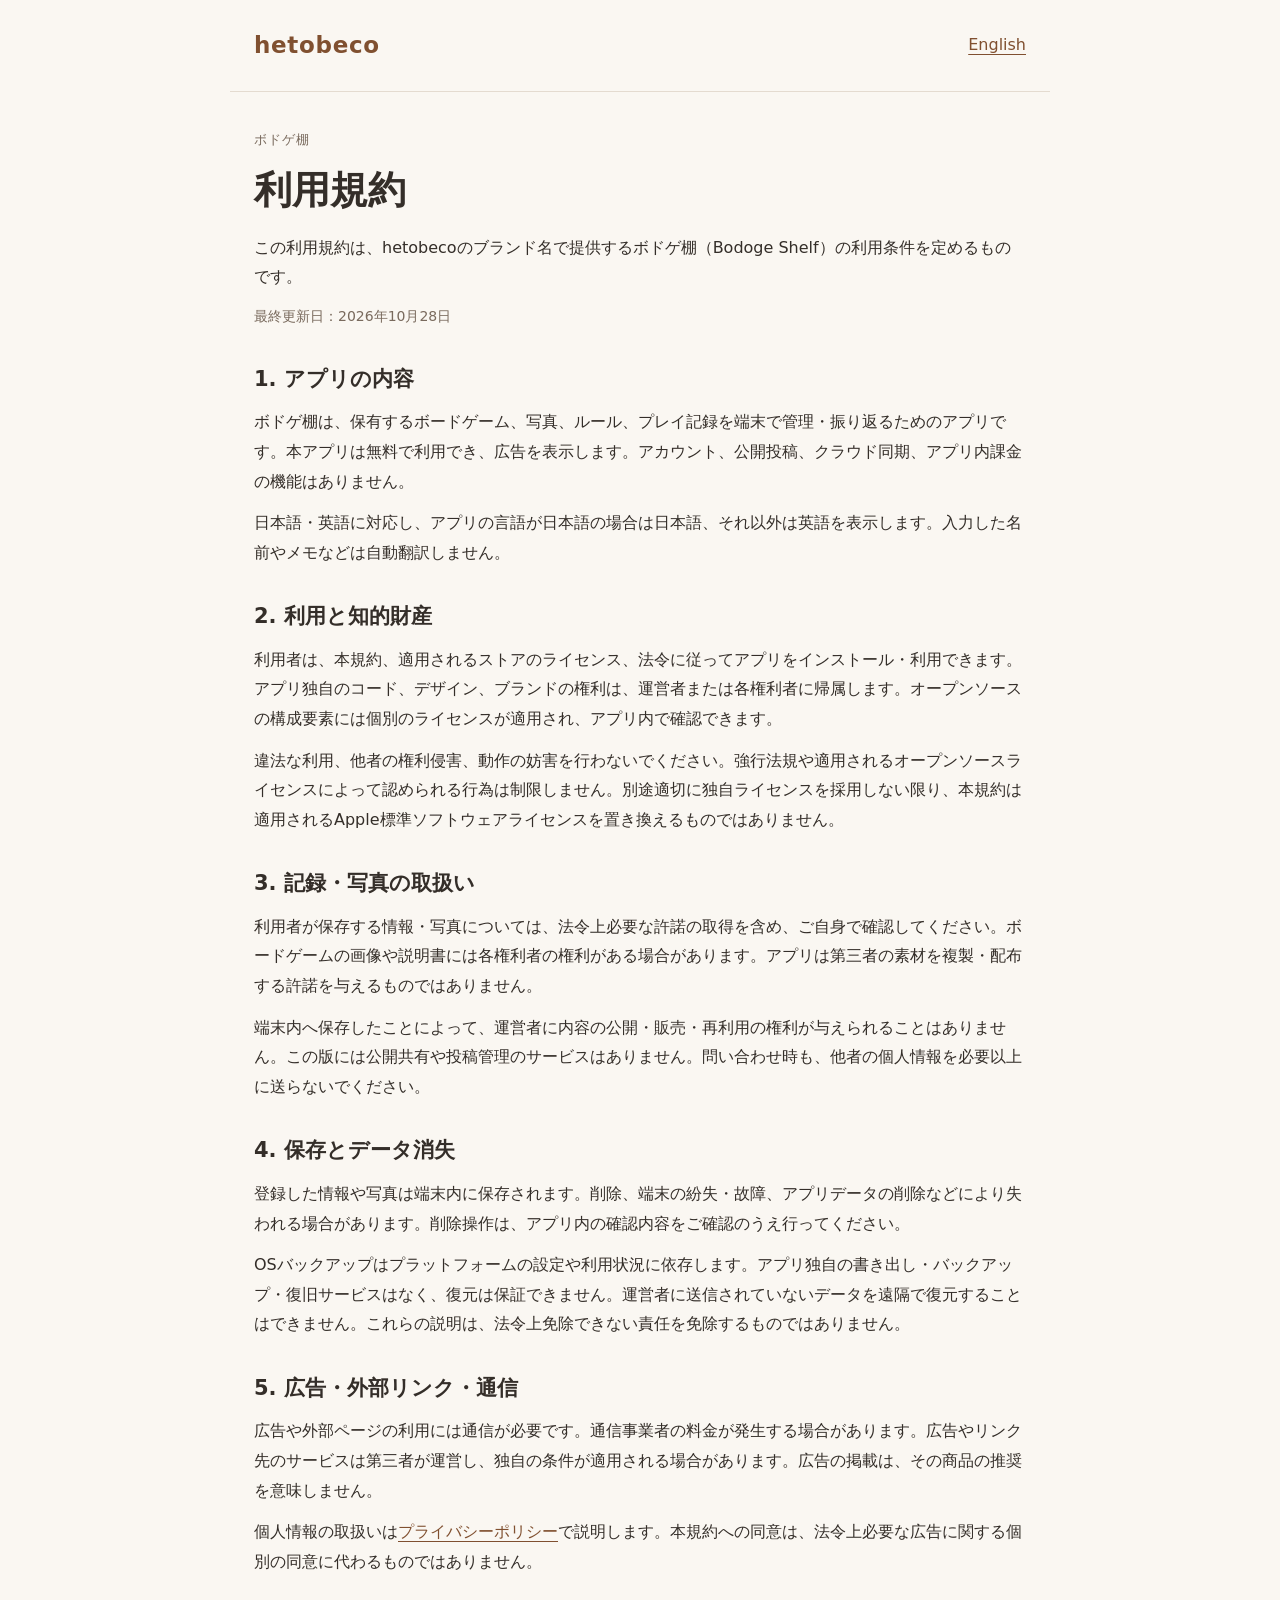
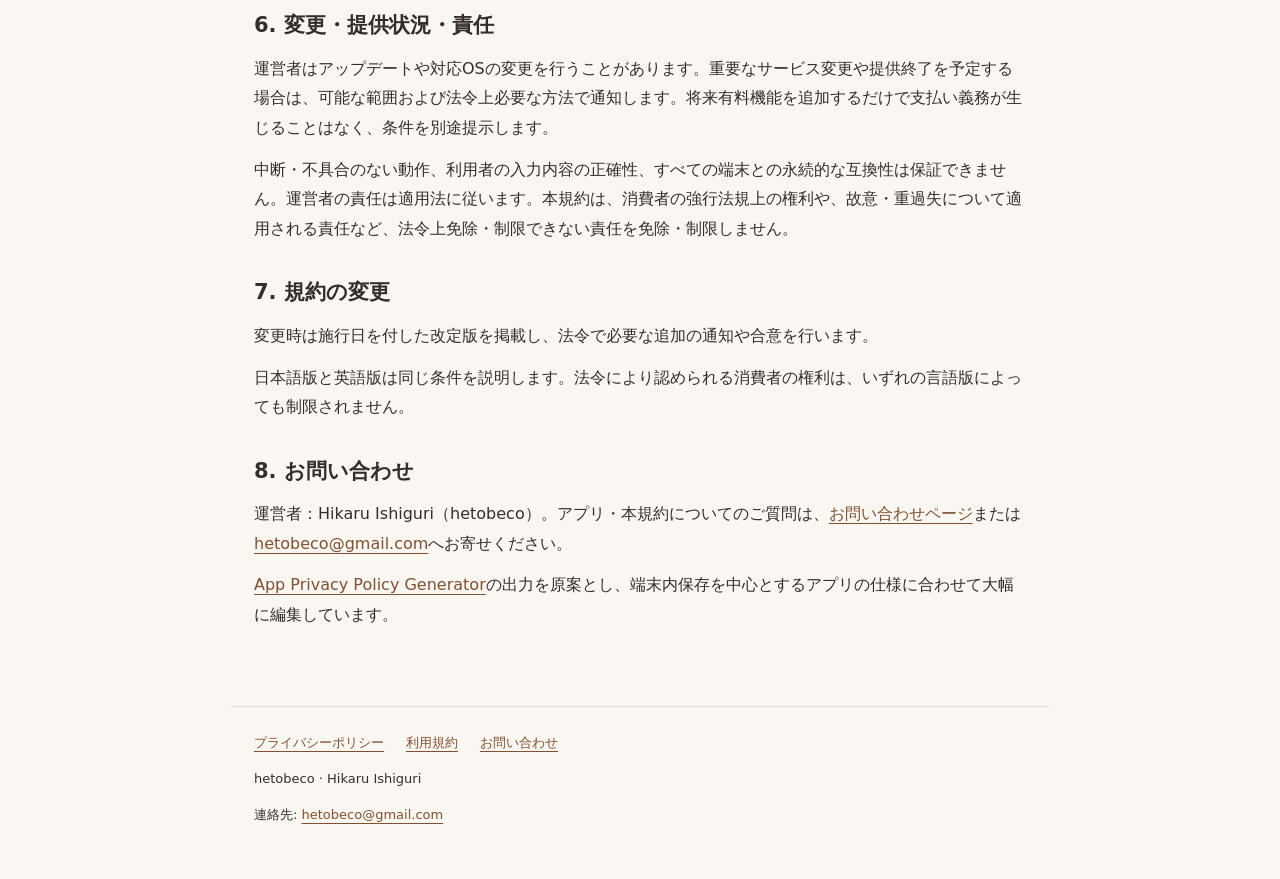
<file: boardgameshelf/ja/terms/index.html>
<!doctype html><html lang="ja"><head><meta charset="utf-8"><meta name="viewport" content="width=device-width, initial-scale=1"><title>利用規約 | ボドゲ棚</title><link rel="stylesheet" href="../../../style.css"></head><body><a class="skip" href="#main">本文へ</a><header><a class="brand" href="../../../">hetobeco</a><a href="../../en/terms/" lang="en" hreflang="en">English</a></header><main id="main"><p class="eyebrow">ボドゲ棚</p><h1>利用規約</h1><p>この利用規約は、hetobecoのブランド名で提供するボドゲ棚（Bodoge Shelf）の利用条件を定めるものです。</p><p class="meta">最終更新日：2026年10月28日</p><section><h2>1. アプリの内容</h2><p>ボドゲ棚は、保有するボードゲーム、写真、ルール、プレイ記録を端末で管理・振り返るためのアプリです。本アプリは無料で利用でき、広告を表示します。アカウント、公開投稿、クラウド同期、アプリ内課金の機能はありません。</p><p>日本語・英語に対応し、アプリの言語が日本語の場合は日本語、それ以外は英語を表示します。入力した名前やメモなどは自動翻訳しません。</p></section><section><h2>2. 利用と知的財産</h2><p>利用者は、本規約、適用されるストアのライセンス、法令に従ってアプリをインストール・利用できます。アプリ独自のコード、デザイン、ブランドの権利は、運営者または各権利者に帰属します。オープンソースの構成要素には個別のライセンスが適用され、アプリ内で確認できます。</p><p>違法な利用、他者の権利侵害、動作の妨害を行わないでください。強行法規や適用されるオープンソースライセンスによって認められる行為は制限しません。別途適切に独自ライセンスを採用しない限り、本規約は適用されるApple標準ソフトウェアライセンスを置き換えるものではありません。</p></section><section><h2>3. 記録・写真の取扱い</h2><p>利用者が保存する情報・写真については、法令上必要な許諾の取得を含め、ご自身で確認してください。ボードゲームの画像や説明書には各権利者の権利がある場合があります。アプリは第三者の素材を複製・配布する許諾を与えるものではありません。</p><p>端末内へ保存したことによって、運営者に内容の公開・販売・再利用の権利が与えられることはありません。この版には公開共有や投稿管理のサービスはありません。問い合わせ時も、他者の個人情報を必要以上に送らないでください。</p></section><section><h2>4. 保存とデータ消失</h2><p>登録した情報や写真は端末内に保存されます。削除、端末の紛失・故障、アプリデータの削除などにより失われる場合があります。削除操作は、アプリ内の確認内容をご確認のうえ行ってください。</p><p>OSバックアップはプラットフォームの設定や利用状況に依存します。アプリ独自の書き出し・バックアップ・復旧サービスはなく、復元は保証できません。運営者に送信されていないデータを遠隔で復元することはできません。これらの説明は、法令上免除できない責任を免除するものではありません。</p></section><section><h2>5. 広告・外部リンク・通信</h2><p>広告や外部ページの利用には通信が必要です。通信事業者の料金が発生する場合があります。広告やリンク先のサービスは第三者が運営し、独自の条件が適用される場合があります。広告の掲載は、その商品の推奨を意味しません。</p><p>個人情報の取扱いは<a href="../privacy/">プライバシーポリシー</a>で説明します。本規約への同意は、法令上必要な広告に関する個別の同意に代わるものではありません。</p></section><section><h2>6. 変更・提供状況・責任</h2><p>運営者はアップデートや対応OSの変更を行うことがあります。重要なサービス変更や提供終了を予定する場合は、可能な範囲および法令上必要な方法で通知します。将来有料機能を追加するだけで支払い義務が生じることはなく、条件を別途提示します。</p><p>中断・不具合のない動作、利用者の入力内容の正確性、すべての端末との永続的な互換性は保証できません。運営者の責任は適用法に従います。本規約は、消費者の強行法規上の権利や、故意・重過失について適用される責任など、法令上免除・制限できない責任を免除・制限しません。</p></section><section><h2>7. 規約の変更</h2><p>変更時は施行日を付した改定版を掲載し、法令で必要な追加の通知や合意を行います。</p><p>日本語版と英語版は同じ条件を説明します。法令により認められる消費者の権利は、いずれの言語版によっても制限されません。</p></section><section><h2>8. お問い合わせ</h2><p>運営者：Hikaru Ishiguri（hetobeco）。アプリ・本規約についてのご質問は、<a href="../support/">お問い合わせページ</a>または<a href="mailto:hetobeco@gmail.com">hetobeco@gmail.com</a>へお寄せください。</p><p><a href="https://app-privacy-policy-generator.firebaseapp.com/">App Privacy Policy Generator</a>の出力を原案とし、端末内保存を中心とするアプリの仕様に合わせて大幅に編集しています。</p></section></main><footer><nav><a href="../privacy/">プライバシーポリシー</a><a href="../terms/" aria-current="page">利用規約</a><a href="../support/">お問い合わせ</a></nav><p>hetobeco · Hikaru Ishiguri</p><p>連絡先: <a href="mailto:hetobeco@gmail.com">hetobeco@gmail.com</a></p></footer></body></html>
</file>
<file: style.css>
*{box-sizing:border-box}body{margin:0;background:#faf7f2;color:#342e29;font:16px/1.85 system-ui,-apple-system,sans-serif}a{color:#805030;text-underline-offset:4px}a:focus-visible,button:focus-visible{outline:3px solid #805030;outline-offset:4px}header,main,footer{max-width:820px;margin:auto;padding:24px}header{display:flex;justify-content:space-between;gap:20px;align-items:center;border-bottom:1px solid #e4dbd0}.brand{font-size:23px;font-weight:750;text-decoration:none;letter-spacing:.03em}.eyebrow{color:#796a5d;font-size:13px;letter-spacing:.08em}h1{font-size:clamp(27px,5vw,38px);line-height:1.4;margin:10px 0 16px}h2{font-size:21px;line-height:1.5;margin:34px 0 12px}p{margin:12px 0}section{scroll-margin-top:20px}nav{display:flex;gap:12px 22px;flex-wrap:wrap}.notice{border-left:4px solid #b07a45;background:#f1e7d9;padding:14px 18px;margin:24px 0;font-size:14px}.meta{color:#796a5d;font-size:14px}.contact{background:white;border:1px solid #e4dbd0;border-radius:16px;padding:24px;margin:24px 0}.email{font-size:clamp(18px,4vw,24px);overflow-wrap:anywhere}button,.primary{display:inline-block;border:1px solid #805030;border-radius:8px;padding:10px 16px;font:inherit;cursor:pointer;background:#805030;color:white;text-decoration:none;margin:8px 10px 8px 0}button{background:white;color:#805030}footer{border-top:1px solid #e4dbd0;font-size:13px;margin-top:40px;padding-bottom:40px}.skip{position:absolute;left:-9999px}.skip:focus{left:16px;top:8px;background:white;padding:8px}li{margin:8px 0}main{overflow-wrap:anywhere}@media(max-width:400px){header,main,footer{padding:20px 16px}.contact{padding:18px}}
/* hetobeco app directory */
.site-page{--paper:#f8f4ed;--ink:#332b26;--muted:#776e64;--clay:#a85e3d;--line:#e8dfd5;background:var(--paper);color:var(--ink)}
.site-page a{color:inherit}.site-page .skip{z-index:10}.site-header,.site-page main,.site-footer{max-width:1120px;margin:0 auto;padding-left:clamp(20px,5vw,64px);padding-right:clamp(20px,5vw,64px)}
.site-header{height:76px;display:flex;align-items:center;justify-content:space-between;border:0;border-bottom:1px solid var(--line);background:rgba(255,255,255,.72);border-radius:0 0 18px 18px}.site-brand{font-size:23px;letter-spacing:.04em;font-weight:750;text-decoration:none}.site-header nav,.site-footer nav{display:flex;gap:clamp(14px,3vw,32px);align-items:center}.site-header nav a,.site-footer nav a{text-decoration:none;font-size:14px}.site-header nav a:hover,.site-footer nav a:hover{color:var(--clay)}.language-link{font-weight:650}
.site-page main{padding-top:42px}.hero{min-height:250px;padding:clamp(28px,6vw,64px);border-radius:18px;background:#f4eee5;display:flex;align-items:center;gap:36px}.hero h1{font-size:clamp(32px,5vw,54px);line-height:1.25;letter-spacing:-.035em;margin:0 0 18px}.hero-copy{font-size:16px;color:var(--muted);line-height:1.9}
.apps-section{padding-top:46px}.section-heading{display:flex;align-items:end;justify-content:space-between;margin-bottom:18px}.section-heading h2,.about-section h2,.feature-intro h2,.feature-list h2,.screenshots h2,.app-links h2{font-size:clamp(24px,3vw,32px);line-height:1.35;margin:0 0 10px}.section-heading p:last-child{margin:0;color:var(--muted);font-size:14px}.app-card{display:flex;align-items:center;gap:24px;padding:22px;background:#fff;border:1px solid var(--line);border-radius:18px;text-decoration:none;transition:transform .18s ease,box-shadow .18s ease}.app-card:hover{transform:translateY(-2px);box-shadow:0 12px 28px #332b260e}.app-card>img{width:116px;height:116px;border-radius:24px;object-fit:cover}.app-card-copy{flex:1}.app-card-copy .eyebrow{margin-bottom:8px}.app-card-copy h4{font-size:22px;margin:0 0 8px}.app-card-copy p:last-child{font-size:14px;line-height:1.8;color:var(--muted);margin:0}.text-link{color:var(--clay);white-space:nowrap;font-size:14px;font-weight:700}.about-section{margin:58px 0 24px;padding:28px 0;border-top:1px solid var(--line)}.about-section>p:last-child{color:var(--muted);max-width:620px;line-height:1.9}.site-footer{border-top:1px solid var(--line);margin-top:46px;padding-top:26px;padding-bottom:34px;display:grid;grid-template-columns:auto 1fr auto;align-items:center;gap:24px}.site-footer small{color:var(--muted)}
.app-detail{max-width:1020px!important}.breadcrumb{font-size:13px;color:var(--muted);display:flex;gap:12px;margin:0 0 28px}.breadcrumb a{text-decoration:none}.app-hero{display:grid;grid-template-columns:240px 1fr;gap:48px;align-items:center;padding:24px 0 50px}.app-icon{width:220px;height:220px;object-fit:cover;border-radius:36px}.app-hero h1{font-size:clamp(36px,5vw,56px);margin:0 0 4px;line-height:1.2}.app-hero .subtitle{color:var(--muted);margin:0 0 20px}.app-summary{font-size:19px;line-height:1.75}.store-cta{margin-top:24px;display:flex;align-items:center}.store-badge{display:block;width:auto;height:48px;max-width:100%}.feature-intro{padding:30px;background:#f2ebe1;border-radius:18px;margin:0 0 40px}.feature-intro .eyebrow{margin-bottom:8px}.feature-intro p:last-child{color:var(--muted);line-height:1.8;max-width:700px}.feature-list{margin:0 0 44px}.feature-list ul{padding-left:1.4em;line-height:2}.feature-list li::marker{color:var(--clay)}.screenshots{margin:0 0 48px}.screenshot-grid{display:grid;grid-auto-flow:column;grid-auto-columns:minmax(0,250px);grid-template-columns:none;gap:18px;margin-top:20px;overflow-x:auto;overscroll-behavior-inline:contain;scroll-snap-type:x mandatory;padding:0 2px 14px;scrollbar-width:thin;scrollbar-color:var(--line) transparent}.screenshot-grid figure{margin:0;text-align:center;min-width:0;scroll-snap-align:start}.screenshot-grid img{display:block;width:100%;max-width:270px;margin:auto;border-radius:16px;box-shadow:0 8px 30px #332b2612}.screenshot-grid figcaption{padding-top:12px;font-size:14px;color:var(--muted)}.app-links{border-top:1px solid var(--line);padding-top:28px}.app-links nav{display:flex;gap:12px 24px;flex-wrap:wrap}.app-links nav a{color:var(--clay)}
@media(max-width:700px){.site-header{height:64px}.site-page main{padding-top:24px}.hero{min-height:0;padding:28px 24px;gap:16px}.hero h1{font-size:clamp(27px,7vw,38px)}.hero-copy{font-size:14px}.app-card{gap:16px;padding:16px;flex-wrap:wrap}.app-card>img{width:76px;height:76px;border-radius:18px}.app-card-copy{min-width:calc(100% - 100px)}.app-card-copy h4{font-size:19px}.app-card-copy p:last-child{font-size:13px}.text-link{margin-left:92px}.desktop-only{display:none}.site-footer{grid-template-columns:1fr;gap:14px}.site-footer nav{flex-wrap:wrap;gap:10px 18px}.app-hero{grid-template-columns:84px 1fr;gap:18px;padding:10px 0 30px}.app-icon{width:84px;height:84px;border-radius:20px}.app-hero h1{font-size:32px}.app-hero .eyebrow{font-size:10px}.app-summary{font-size:16px}.feature-intro{padding:22px}.screenshot-grid{grid-auto-columns:min(78vw,250px);gap:12px;padding-bottom:12px}.screenshot-grid img{border-radius:10px}.screenshot-grid figcaption{font-size:12px}}
@media(prefers-reduced-motion:reduce){.app-card{transition:none}}
.site-footer-simple{grid-template-columns:1fr auto}
@media(max-width:700px){.site-footer-simple{grid-template-columns:1fr}}
.site-home main{padding-bottom:8px}
.site-home .site-footer-simple{margin-top:12px;padding-top:18px;padding-bottom:24px}
.activity-group-title{font-size:16px;line-height:1.4;font-weight:600;color:var(--muted);margin:8px 0 14px}
.app-card-copy h4{font-size:22px;margin:0 0 8px}
@media(max-width:700px){.app-card-copy h4{font-size:19px}}
.site-page main.app-detail{padding-bottom:8px}
.site-page main.app-detail+.site-footer{margin-top:16px;padding-top:16px;padding-bottom:22px}
.site-page .eyebrow{color:var(--clay);font-size:12px;letter-spacing:.13em;font-weight:700;margin:0 0 14px}
</file>
